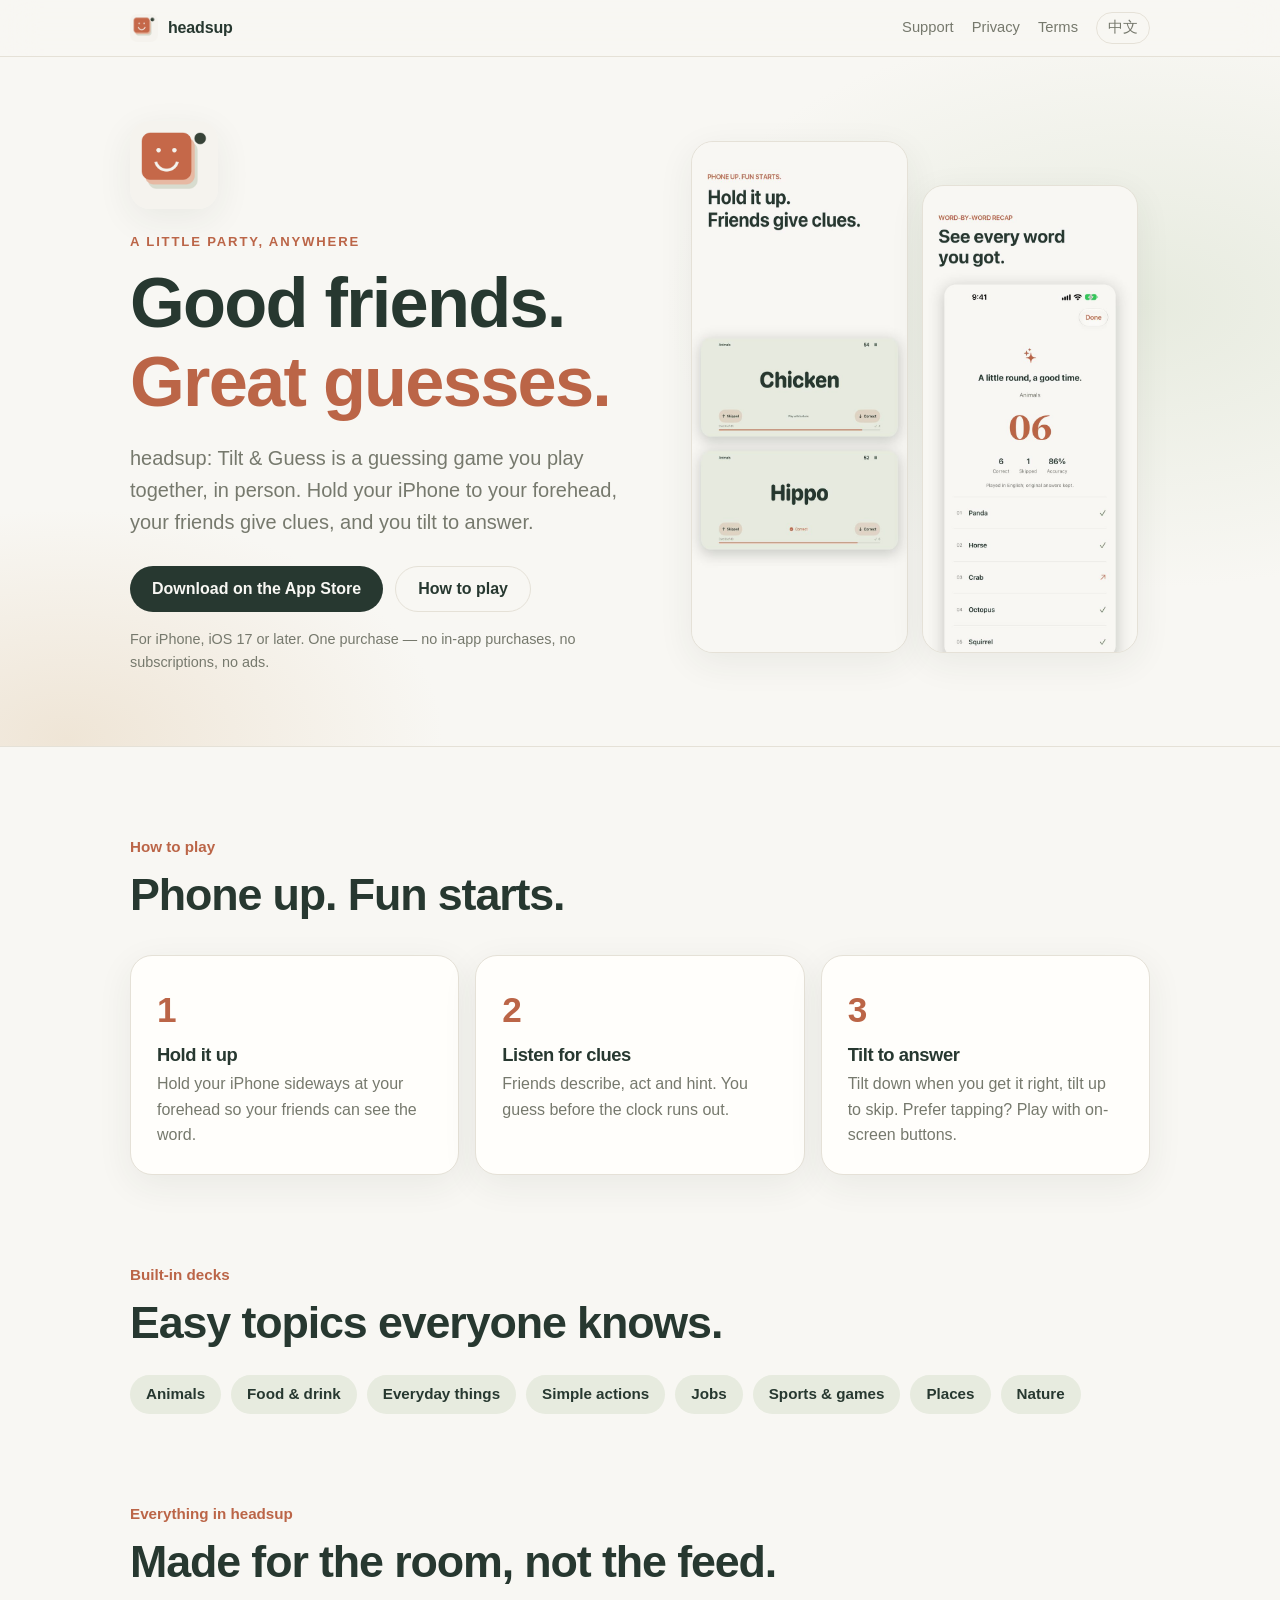
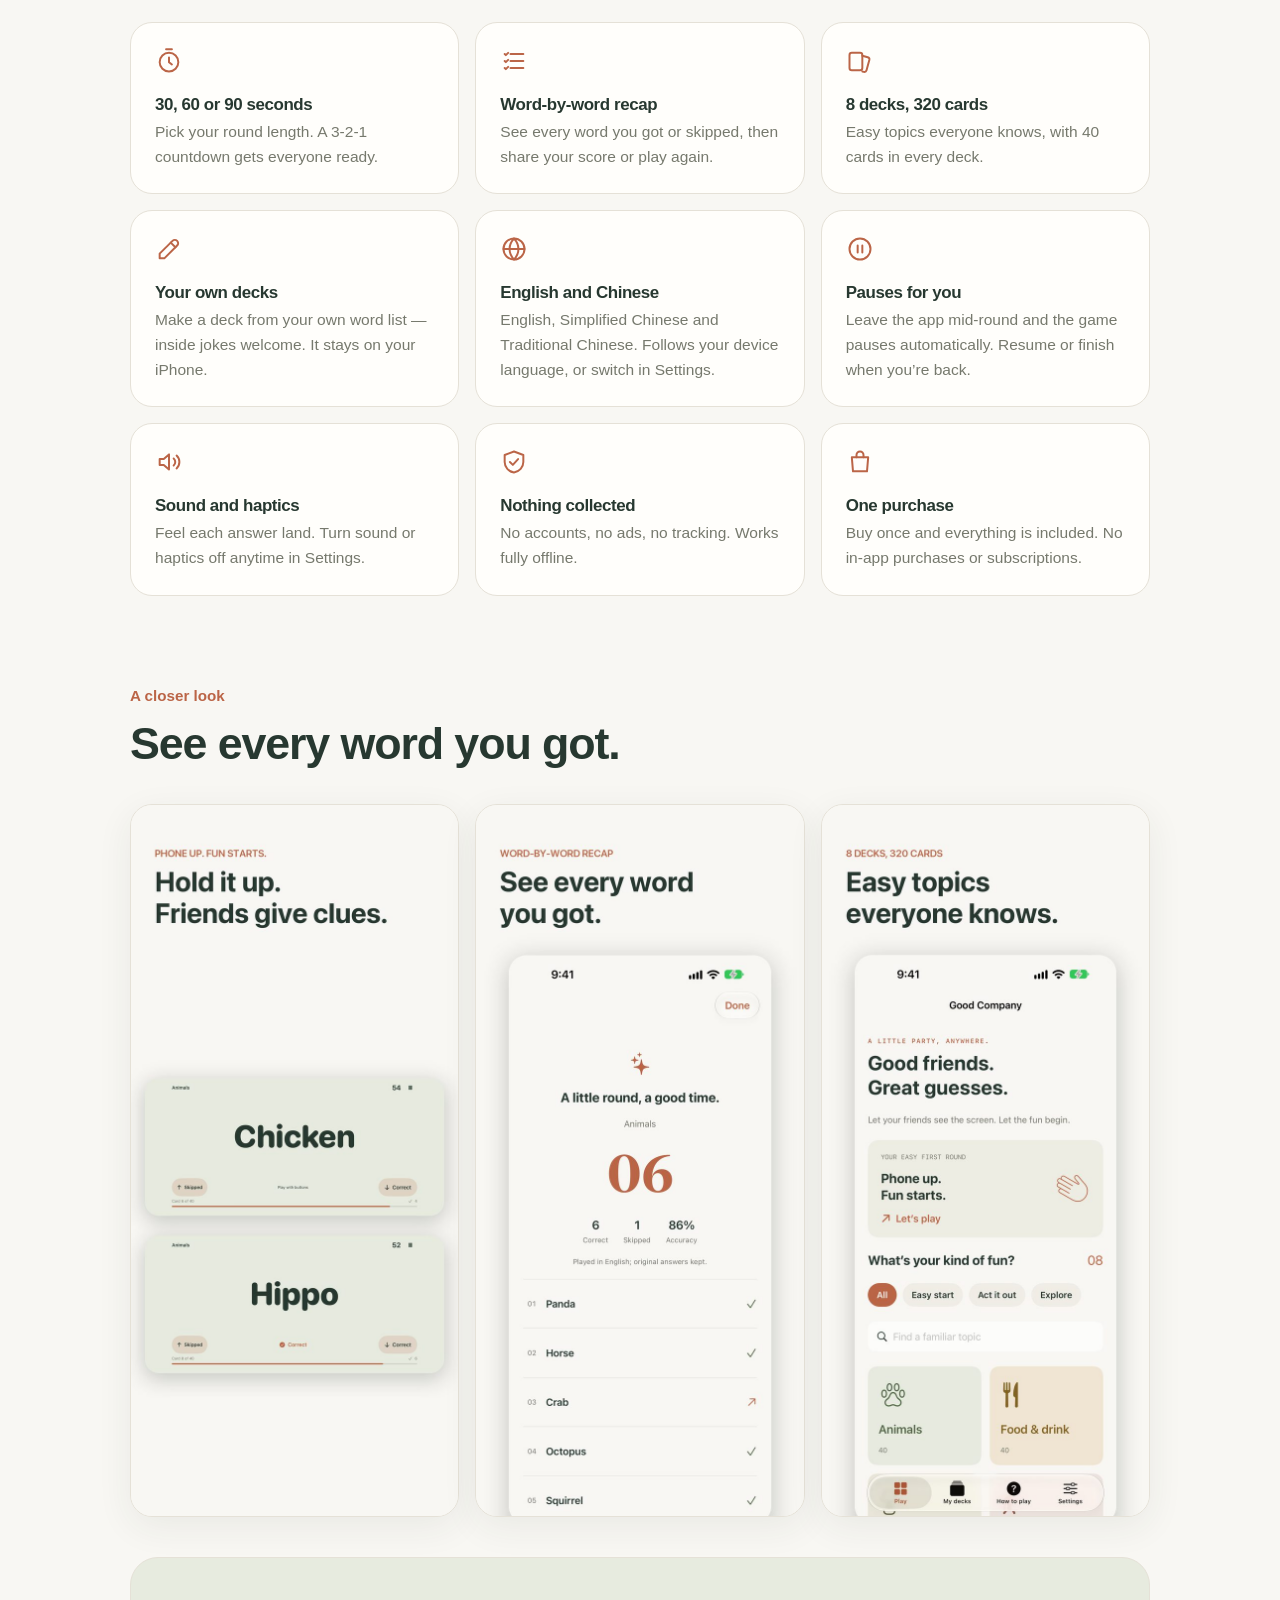
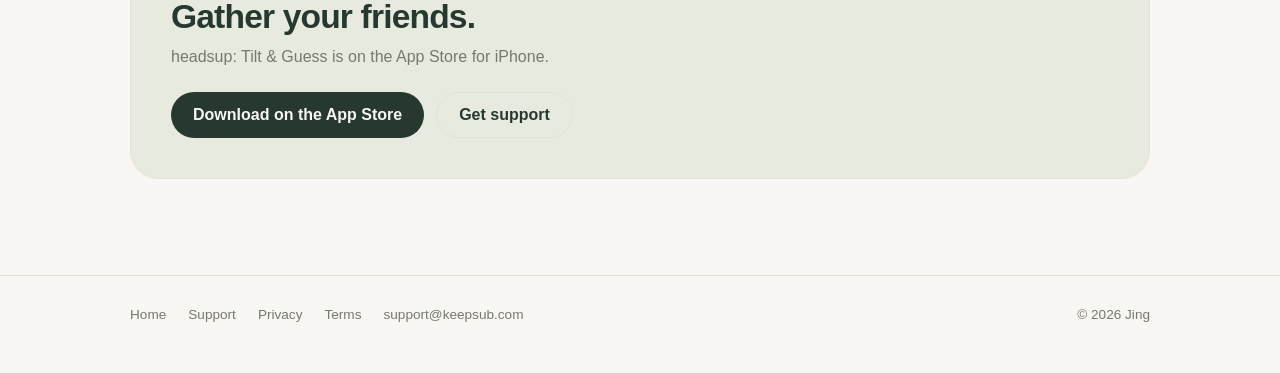
<file: index.html>
<!DOCTYPE html>
<html lang="en">
<head>
<meta charset="UTF-8">
<meta name="viewport" content="width=device-width, initial-scale=1">
<title>headsup: Tilt &amp; Guess — Good friends. Great guesses.</title>
<meta name="description" content="A guessing game you play together in person. Hold your iPhone to your forehead, friends give clues, tilt to answer. 8 decks, custom decks, no ads.">
<meta name="theme-color" content="#f8f7f3" media="(prefers-color-scheme: light)">
<meta name="theme-color" content="#18201c" media="(prefers-color-scheme: dark)">
<meta property="og:type" content="website">
<meta property="og:title" content="headsup: Tilt &amp; Guess — Good friends. Great guesses.">
<meta property="og:description" content="A guessing game you play together in person. Hold your iPhone to your forehead, friends give clues, tilt to answer. 8 decks, custom decks, no ads.">
<meta property="og:url" content="https://zergcsda.github.io/headsup-docs/index.html">
<meta property="og:image" content="https://zergcsda.github.io/headsup-docs/app-icon.png">
<link rel="alternate" hreflang="en" href="https://zergcsda.github.io/headsup-docs/index.html">
<link rel="alternate" hreflang="zh-Hans" href="https://zergcsda.github.io/headsup-docs/index_zh.html">
<link rel="icon" href="app-icon.png">
<link rel="apple-touch-icon" href="app-icon.png">
<link rel="stylesheet" href="style.css">
</head>
<body>
<nav class="top"><div class="wrap">
<a class="brand" href="index.html"><img src="app-icon.png" alt="">headsup</a>
<div class="links"><a href="support.html">Support</a><a href="privacy.html">Privacy</a><a href="terms.html" class="hide-s">Terms</a><a class="lang" href="index_zh.html" lang="zh-Hans">中文</a></div>
</div></nav>
<header class="hero"><div class="wrap">
<div><img class="icon" src="app-icon.png" alt="headsup app icon" width="88" height="88"><p class="kicker">A little party, anywhere</p><h1>Good friends.<br><span class="accent">Great guesses.</span></h1><p class="lead">headsup: Tilt &amp; Guess is a guessing game you play together, in person. Hold your iPhone to your forehead, your friends give clues, and you tilt to answer.</p><div class="actions"><!-- TODO: replace https://apps.apple.com/ with the real headsup App Store URL after approval --><a class="btn primary" href="https://apps.apple.com/">Download on the App Store</a><a class="btn ghost" href="#how">How to play</a></div><p class="avail">For iPhone, iOS 17 or later. One purchase — no in-app purchases, no subscriptions, no ads.</p></div>
<div class="shots"><img src="media/screen-01.jpg" alt="A card showing the word Chicken during a round" width="660" height="1434" loading="eager"><img src="media/screen-02.jpg" alt="Round recap listing every word" width="660" height="1434" loading="eager"></div>
</div></header>
<main class="wrap">
<section class="block" id="how"><div class="eyebrow">How to play</div><h2>Phone up. Fun starts.</h2><div class="steps"><div class="step"><b>1</b><h3>Hold it up</h3><p>Hold your iPhone sideways at your forehead so your friends can see the word.</p></div><div class="step"><b>2</b><h3>Listen for clues</h3><p>Friends describe, act and hint. You guess before the clock runs out.</p></div><div class="step"><b>3</b><h3>Tilt to answer</h3><p>Tilt down when you get it right, tilt up to skip. Prefer tapping? Play with on-screen buttons.</p></div></div></section>
<section class="block"><div class="eyebrow">Built-in decks</div><h2>Easy topics everyone knows.</h2><ul class="decks"><li>Animals</li><li>Food &amp; drink</li><li>Everyday things</li><li>Simple actions</li><li>Jobs</li><li>Sports &amp; games</li><li>Places</li><li>Nature</li></ul></section>
<section class="block"><div class="eyebrow">Everything in headsup</div><h2>Made for the room, not the feed.</h2><div class="grid"><div class="feat"><svg class="ic" width="28" height="28" viewBox="0 0 24 24" fill="none" stroke="currentColor" stroke-width="1.7" stroke-linecap="round" stroke-linejoin="round" aria-hidden="true"><circle cx="12" cy="13" r="8"/><path d="M12 9v4l2.5 2M9.5 2h5"/></svg><h3>30, 60 or 90 seconds</h3><p>Pick your round length. A 3-2-1 countdown gets everyone ready.</p></div><div class="feat"><svg class="ic" width="28" height="28" viewBox="0 0 24 24" fill="none" stroke="currentColor" stroke-width="1.7" stroke-linecap="round" stroke-linejoin="round" aria-hidden="true"><path d="M9 6h11M9 12h11M9 18h11"/><path d="M4 6l1 1 2-2M4 12l1 1 2-2M4 18l1 1 2-2"/></svg><h3>Word-by-word recap</h3><p>See every word you got or skipped, then share your score or play again.</p></div><div class="feat"><svg class="ic" width="28" height="28" viewBox="0 0 24 24" fill="none" stroke="currentColor" stroke-width="1.7" stroke-linecap="round" stroke-linejoin="round" aria-hidden="true"><rect x="3" y="5" width="11" height="15" rx="2"/><path d="M14 7.5l4.6 1.3a2 2 0 0 1 1.4 2.4l-2.4 8.7a2 2 0 0 1-2.4 1.4l-1.2-.3"/></svg><h3>8 decks, 320 cards</h3><p>Easy topics everyone knows, with 40 cards in every deck.</p></div><div class="feat"><svg class="ic" width="28" height="28" viewBox="0 0 24 24" fill="none" stroke="currentColor" stroke-width="1.7" stroke-linecap="round" stroke-linejoin="round" aria-hidden="true"><path d="M4 20h4L19 9a2.8 2.8 0 0 0-4-4L4 16z"/><path d="M13.5 6.5l4 4"/></svg><h3>Your own decks</h3><p>Make a deck from your own word list — inside jokes welcome. It stays on your iPhone.</p></div><div class="feat"><svg class="ic" width="28" height="28" viewBox="0 0 24 24" fill="none" stroke="currentColor" stroke-width="1.7" stroke-linecap="round" stroke-linejoin="round" aria-hidden="true"><circle cx="12" cy="12" r="9"/><path d="M3 12h18M12 3c2.5 2.7 3.8 5.7 3.8 9s-1.3 6.3-3.8 9c-2.5-2.7-3.8-5.7-3.8-9S9.5 5.7 12 3z"/></svg><h3>English and Chinese</h3><p>English, Simplified Chinese and Traditional Chinese. Follows your device language, or switch in Settings.</p></div><div class="feat"><svg class="ic" width="28" height="28" viewBox="0 0 24 24" fill="none" stroke="currentColor" stroke-width="1.7" stroke-linecap="round" stroke-linejoin="round" aria-hidden="true"><circle cx="12" cy="12" r="9"/><path d="M10 9v6M14 9v6"/></svg><h3>Pauses for you</h3><p>Leave the app mid-round and the game pauses automatically. Resume or finish when you’re back.</p></div><div class="feat"><svg class="ic" width="28" height="28" viewBox="0 0 24 24" fill="none" stroke="currentColor" stroke-width="1.7" stroke-linecap="round" stroke-linejoin="round" aria-hidden="true"><path d="M4 9.5h3.5L12 5.5v13l-4.5-4H4z"/><path d="M16 9a4 4 0 0 1 0 6M18.5 6.5a7.5 7.5 0 0 1 0 11"/></svg><h3>Sound and haptics</h3><p>Feel each answer land. Turn sound or haptics off anytime in Settings.</p></div><div class="feat"><svg class="ic" width="28" height="28" viewBox="0 0 24 24" fill="none" stroke="currentColor" stroke-width="1.7" stroke-linecap="round" stroke-linejoin="round" aria-hidden="true"><path d="M12 3l8 3v6c0 4.5-3.4 8.3-8 9-4.6-.7-8-4.5-8-9V6z"/><path d="M8.5 12l2.5 2.5 4.5-5"/></svg><h3>Nothing collected</h3><p>No accounts, no ads, no tracking. Works fully offline.</p></div><div class="feat"><svg class="ic" width="28" height="28" viewBox="0 0 24 24" fill="none" stroke="currentColor" stroke-width="1.7" stroke-linecap="round" stroke-linejoin="round" aria-hidden="true"><path d="M5 8h14l-1 12H6z"/><path d="M9 8V6a3 3 0 0 1 6 0v2"/></svg><h3>One purchase</h3><p>Buy once and everything is included. No in-app purchases or subscriptions.</p></div></div></section>
<section class="block"><div class="eyebrow">A closer look</div><h2>See every word you got.</h2><div class="gallery"><img src="media/screen-01.jpg" alt="A card showing the word Chicken during a round" width="660" height="1434" loading="lazy"><img src="media/screen-02.jpg" alt="Round recap listing every word" width="660" height="1434" loading="lazy"><img src="media/screen-03.jpg" alt="Home screen with deck categories" width="660" height="1434" loading="lazy"></div><div class="cta"><h3>Gather your friends.</h3><p>headsup: Tilt &amp; Guess is on the App Store for iPhone.</p><div class="actions"><!-- TODO: replace https://apps.apple.com/ with the real headsup App Store URL after approval --><a class="btn primary" href="https://apps.apple.com/">Download on the App Store</a><a class="btn ghost" href="support.html">Get support</a></div></div></section>
</main>
<footer><div class="wrap"><a href="index.html">Home</a><a href="support.html">Support</a><a href="privacy.html">Privacy</a><a href="terms.html">Terms</a><a href="mailto:support@keepsub.com">support@keepsub.com</a><span class="sp">© 2026 Jing</span></div></footer>
</body>
</html>
</file>
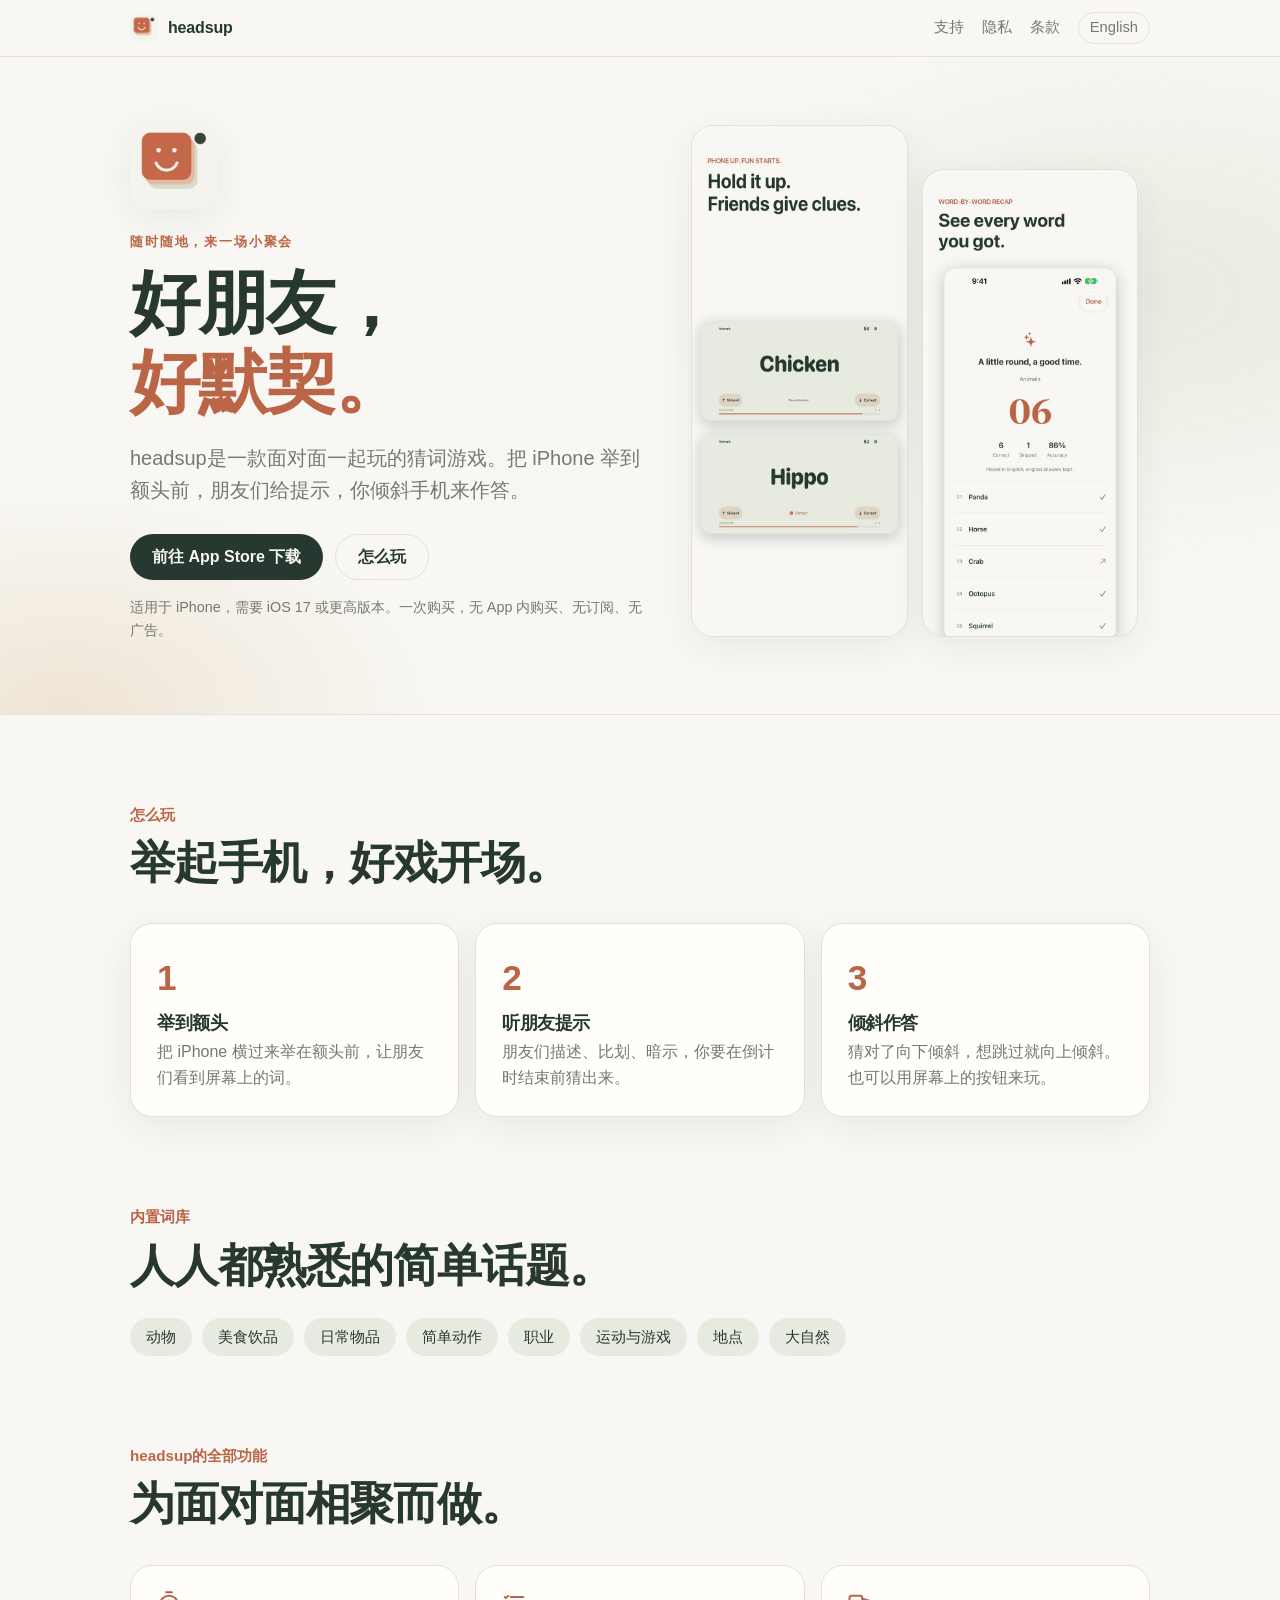
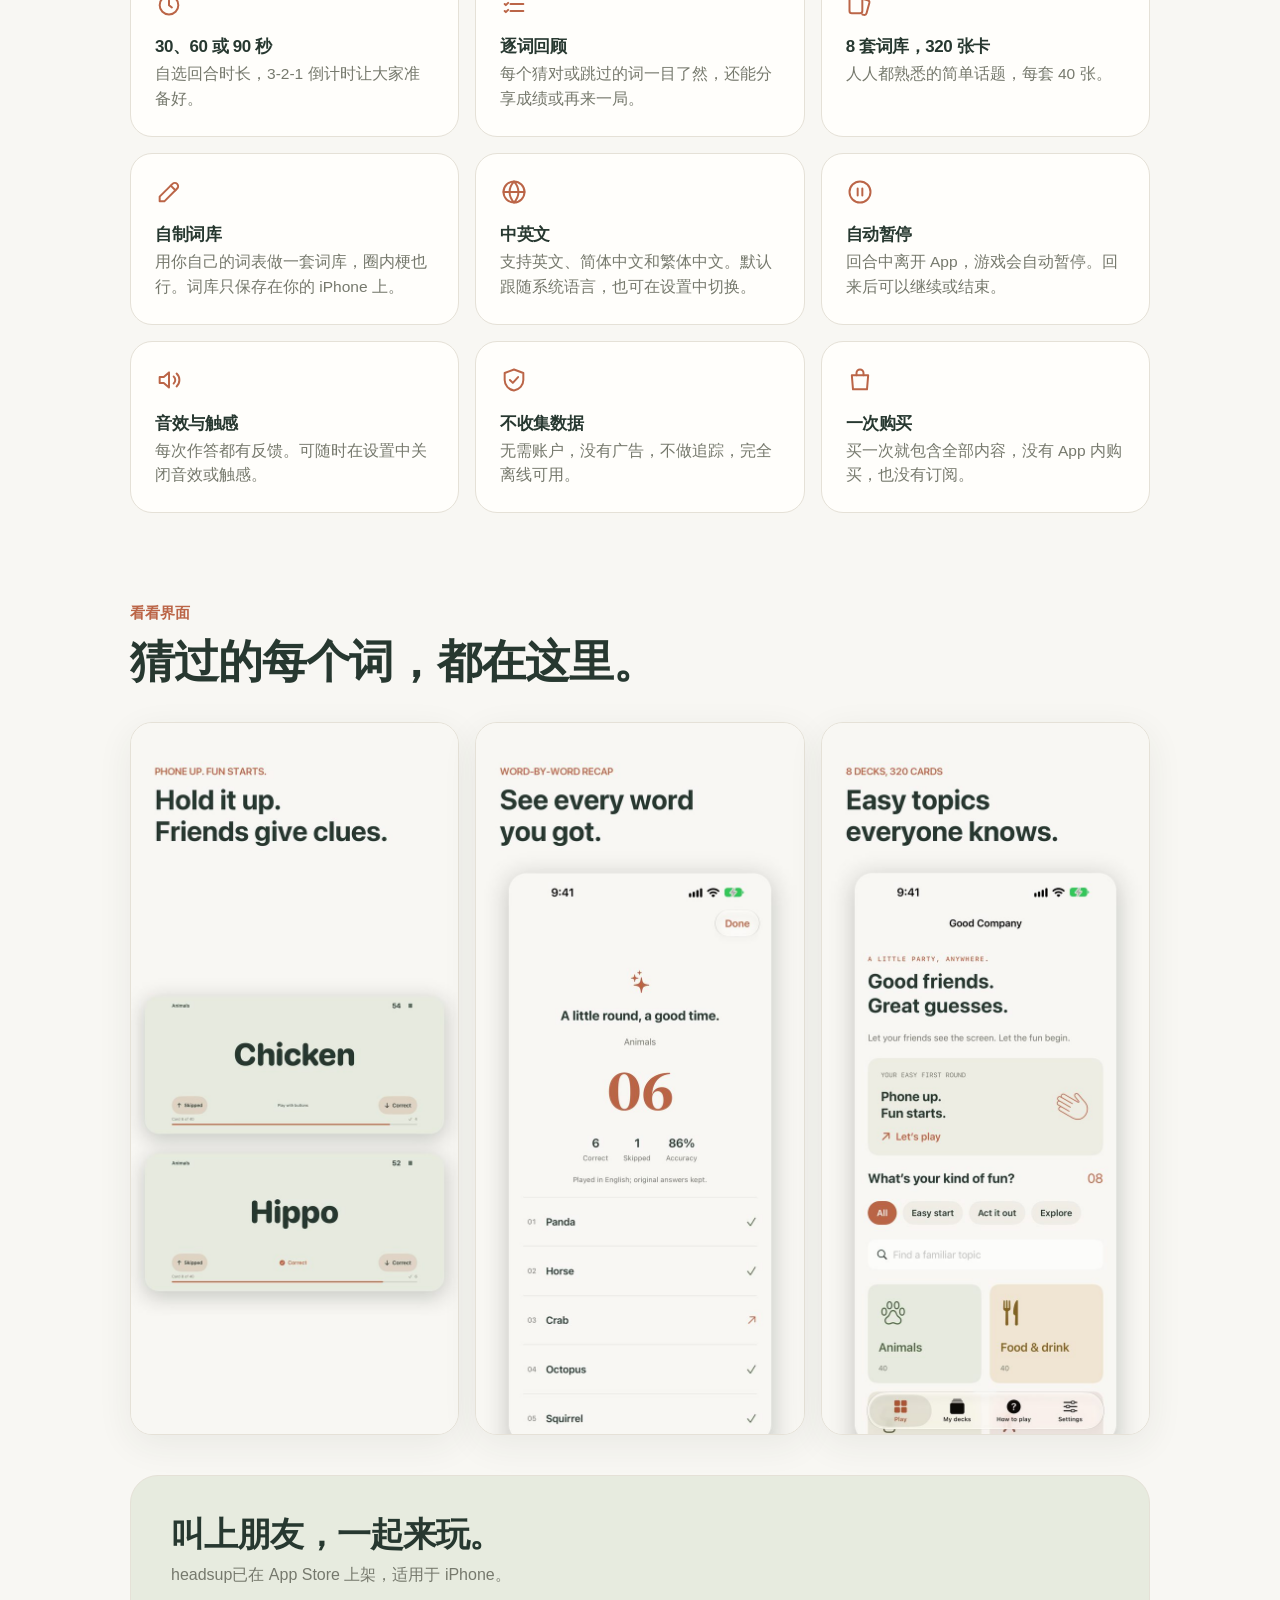
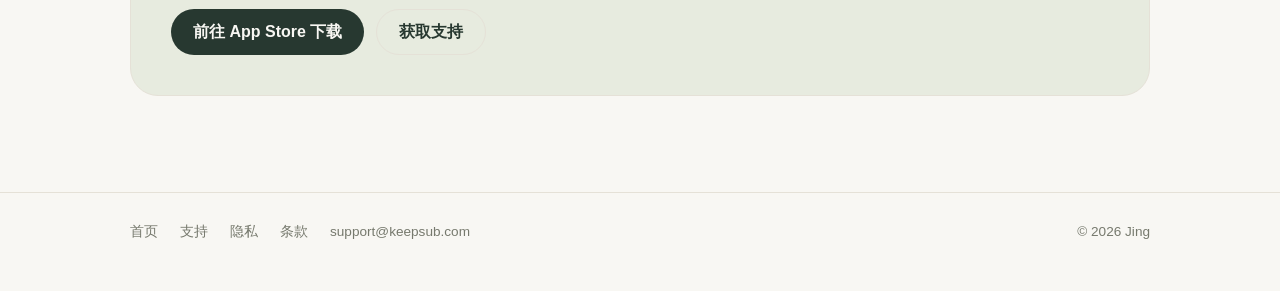
<file: index_zh.html>
<!DOCTYPE html>
<html lang="zh-Hans">
<head>
<meta charset="UTF-8">
<meta name="viewport" content="width=device-width, initial-scale=1">
<title>headsup — 好朋友，好默契</title>
<meta name="description" content="面对面一起玩的猜词游戏。把 iPhone 举到额头前，朋友给提示，倾斜作答。8 套词库，可自制词库，无广告。">
<meta name="theme-color" content="#f8f7f3" media="(prefers-color-scheme: light)">
<meta name="theme-color" content="#18201c" media="(prefers-color-scheme: dark)">
<meta property="og:type" content="website">
<meta property="og:title" content="headsup — 好朋友，好默契">
<meta property="og:description" content="面对面一起玩的猜词游戏。把 iPhone 举到额头前，朋友给提示，倾斜作答。8 套词库，可自制词库，无广告。">
<meta property="og:url" content="https://zergcsda.github.io/headsup-docs/index_zh.html">
<meta property="og:image" content="https://zergcsda.github.io/headsup-docs/app-icon.png">
<link rel="alternate" hreflang="en" href="https://zergcsda.github.io/headsup-docs/index.html">
<link rel="alternate" hreflang="zh-Hans" href="https://zergcsda.github.io/headsup-docs/index_zh.html">
<link rel="icon" href="app-icon.png">
<link rel="apple-touch-icon" href="app-icon.png">
<link rel="stylesheet" href="style.css">
</head>
<body>
<nav class="top"><div class="wrap">
<a class="brand" href="index_zh.html"><img src="app-icon.png" alt="">headsup</a>
<div class="links"><a href="support_zh.html">支持</a><a href="privacy_zh.html">隐私</a><a href="terms_zh.html" class="hide-s">条款</a><a class="lang" href="index.html" lang="en">English</a></div>
</div></nav>
<header class="hero"><div class="wrap">
<div><img class="icon" src="app-icon.png" alt="headsup App 图标" width="88" height="88"><p class="kicker">随时随地，来一场小聚会</p><h1>好朋友，<br><span class="accent">好默契。</span></h1><p class="lead">headsup是一款面对面一起玩的猜词游戏。把 iPhone 举到额头前，朋友们给提示，你倾斜手机来作答。</p><div class="actions"><!-- TODO: replace https://apps.apple.com/ with the real headsup App Store URL after approval --><a class="btn primary" href="https://apps.apple.com/">前往 App Store 下载</a><a class="btn ghost" href="#how">怎么玩</a></div><p class="avail">适用于 iPhone，需要 iOS 17 或更高版本。一次购买，无 App 内购买、无订阅、无广告。</p></div>
<div class="shots"><img src="media/screen-01.jpg" alt="回合中显示单词卡片" width="660" height="1434" loading="eager"><img src="media/screen-02.jpg" alt="逐词回顾本回合的每个单词" width="660" height="1434" loading="eager"></div>
</div></header>
<main class="wrap">
<section class="block" id="how"><div class="eyebrow">怎么玩</div><h2>举起手机，好戏开场。</h2><div class="steps"><div class="step"><b>1</b><h3>举到额头</h3><p>把 iPhone 横过来举在额头前，让朋友们看到屏幕上的词。</p></div><div class="step"><b>2</b><h3>听朋友提示</h3><p>朋友们描述、比划、暗示，你要在倒计时结束前猜出来。</p></div><div class="step"><b>3</b><h3>倾斜作答</h3><p>猜对了向下倾斜，想跳过就向上倾斜。也可以用屏幕上的按钮来玩。</p></div></div></section>
<section class="block"><div class="eyebrow">内置词库</div><h2>人人都熟悉的简单话题。</h2><ul class="decks"><li>动物</li><li>美食饮品</li><li>日常物品</li><li>简单动作</li><li>职业</li><li>运动与游戏</li><li>地点</li><li>大自然</li></ul></section>
<section class="block"><div class="eyebrow">headsup的全部功能</div><h2>为面对面相聚而做。</h2><div class="grid"><div class="feat"><svg class="ic" width="28" height="28" viewBox="0 0 24 24" fill="none" stroke="currentColor" stroke-width="1.7" stroke-linecap="round" stroke-linejoin="round" aria-hidden="true"><circle cx="12" cy="13" r="8"/><path d="M12 9v4l2.5 2M9.5 2h5"/></svg><h3>30、60 或 90 秒</h3><p>自选回合时长，3-2-1 倒计时让大家准备好。</p></div><div class="feat"><svg class="ic" width="28" height="28" viewBox="0 0 24 24" fill="none" stroke="currentColor" stroke-width="1.7" stroke-linecap="round" stroke-linejoin="round" aria-hidden="true"><path d="M9 6h11M9 12h11M9 18h11"/><path d="M4 6l1 1 2-2M4 12l1 1 2-2M4 18l1 1 2-2"/></svg><h3>逐词回顾</h3><p>每个猜对或跳过的词一目了然，还能分享成绩或再来一局。</p></div><div class="feat"><svg class="ic" width="28" height="28" viewBox="0 0 24 24" fill="none" stroke="currentColor" stroke-width="1.7" stroke-linecap="round" stroke-linejoin="round" aria-hidden="true"><rect x="3" y="5" width="11" height="15" rx="2"/><path d="M14 7.5l4.6 1.3a2 2 0 0 1 1.4 2.4l-2.4 8.7a2 2 0 0 1-2.4 1.4l-1.2-.3"/></svg><h3>8 套词库，320 张卡</h3><p>人人都熟悉的简单话题，每套 40 张。</p></div><div class="feat"><svg class="ic" width="28" height="28" viewBox="0 0 24 24" fill="none" stroke="currentColor" stroke-width="1.7" stroke-linecap="round" stroke-linejoin="round" aria-hidden="true"><path d="M4 20h4L19 9a2.8 2.8 0 0 0-4-4L4 16z"/><path d="M13.5 6.5l4 4"/></svg><h3>自制词库</h3><p>用你自己的词表做一套词库，圈内梗也行。词库只保存在你的 iPhone 上。</p></div><div class="feat"><svg class="ic" width="28" height="28" viewBox="0 0 24 24" fill="none" stroke="currentColor" stroke-width="1.7" stroke-linecap="round" stroke-linejoin="round" aria-hidden="true"><circle cx="12" cy="12" r="9"/><path d="M3 12h18M12 3c2.5 2.7 3.8 5.7 3.8 9s-1.3 6.3-3.8 9c-2.5-2.7-3.8-5.7-3.8-9S9.5 5.7 12 3z"/></svg><h3>中英文</h3><p>支持英文、简体中文和繁体中文。默认跟随系统语言，也可在设置中切换。</p></div><div class="feat"><svg class="ic" width="28" height="28" viewBox="0 0 24 24" fill="none" stroke="currentColor" stroke-width="1.7" stroke-linecap="round" stroke-linejoin="round" aria-hidden="true"><circle cx="12" cy="12" r="9"/><path d="M10 9v6M14 9v6"/></svg><h3>自动暂停</h3><p>回合中离开 App，游戏会自动暂停。回来后可以继续或结束。</p></div><div class="feat"><svg class="ic" width="28" height="28" viewBox="0 0 24 24" fill="none" stroke="currentColor" stroke-width="1.7" stroke-linecap="round" stroke-linejoin="round" aria-hidden="true"><path d="M4 9.5h3.5L12 5.5v13l-4.5-4H4z"/><path d="M16 9a4 4 0 0 1 0 6M18.5 6.5a7.5 7.5 0 0 1 0 11"/></svg><h3>音效与触感</h3><p>每次作答都有反馈。可随时在设置中关闭音效或触感。</p></div><div class="feat"><svg class="ic" width="28" height="28" viewBox="0 0 24 24" fill="none" stroke="currentColor" stroke-width="1.7" stroke-linecap="round" stroke-linejoin="round" aria-hidden="true"><path d="M12 3l8 3v6c0 4.5-3.4 8.3-8 9-4.6-.7-8-4.5-8-9V6z"/><path d="M8.5 12l2.5 2.5 4.5-5"/></svg><h3>不收集数据</h3><p>无需账户，没有广告，不做追踪，完全离线可用。</p></div><div class="feat"><svg class="ic" width="28" height="28" viewBox="0 0 24 24" fill="none" stroke="currentColor" stroke-width="1.7" stroke-linecap="round" stroke-linejoin="round" aria-hidden="true"><path d="M5 8h14l-1 12H6z"/><path d="M9 8V6a3 3 0 0 1 6 0v2"/></svg><h3>一次购买</h3><p>买一次就包含全部内容，没有 App 内购买，也没有订阅。</p></div></div></section>
<section class="block"><div class="eyebrow">看看界面</div><h2>猜过的每个词，都在这里。</h2><div class="gallery"><img src="media/screen-01.jpg" alt="回合中显示单词卡片" width="660" height="1434" loading="lazy"><img src="media/screen-02.jpg" alt="逐词回顾本回合的每个单词" width="660" height="1434" loading="lazy"><img src="media/screen-03.jpg" alt="首页与词库分类" width="660" height="1434" loading="lazy"></div><div class="cta"><h3>叫上朋友，一起来玩。</h3><p>headsup已在 App Store 上架，适用于 iPhone。</p><div class="actions"><!-- TODO: replace https://apps.apple.com/ with the real headsup App Store URL after approval --><a class="btn primary" href="https://apps.apple.com/">前往 App Store 下载</a><a class="btn ghost" href="support_zh.html">获取支持</a></div></div></section>
</main>
<footer><div class="wrap"><a href="index_zh.html">首页</a><a href="support_zh.html">支持</a><a href="privacy_zh.html">隐私</a><a href="terms_zh.html">条款</a><a href="mailto:support@keepsub.com">support@keepsub.com</a><span class="sp">© 2026 Jing</span></div></footer>
</body>
</html>
</file>
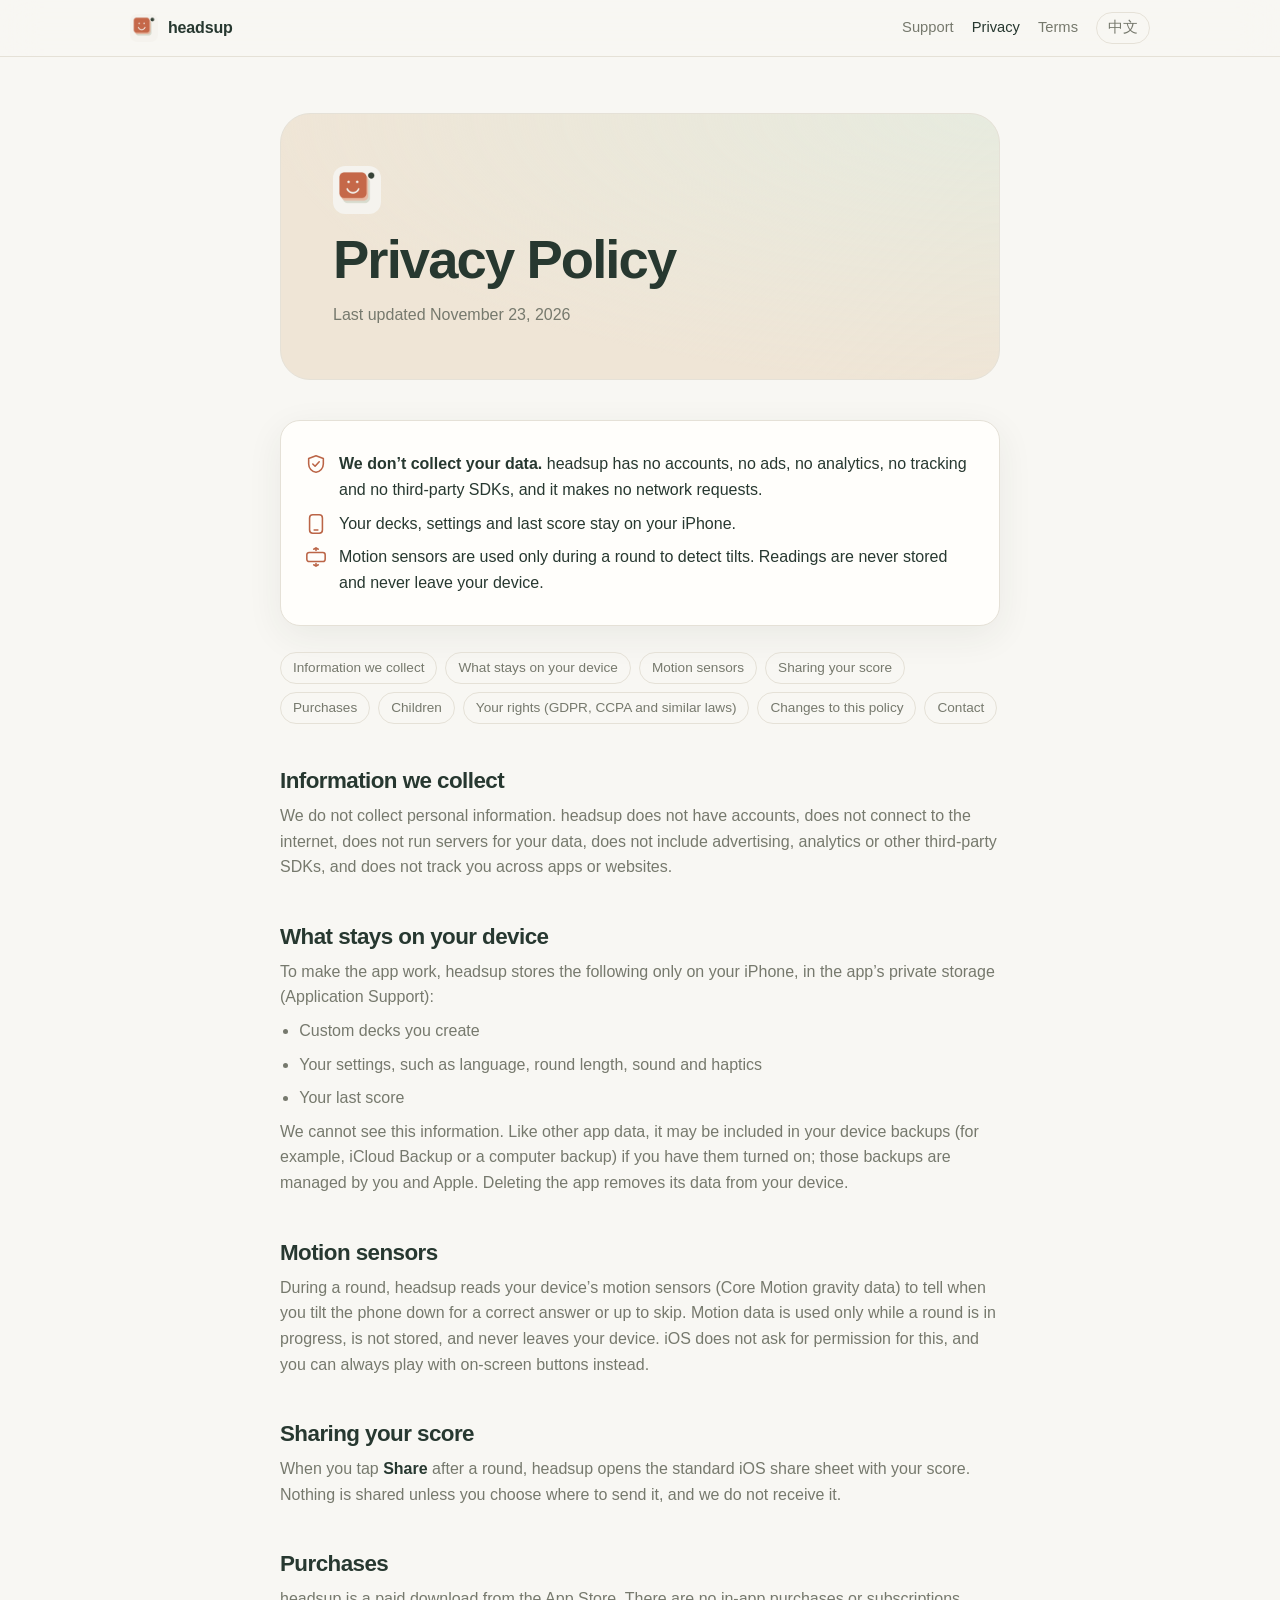
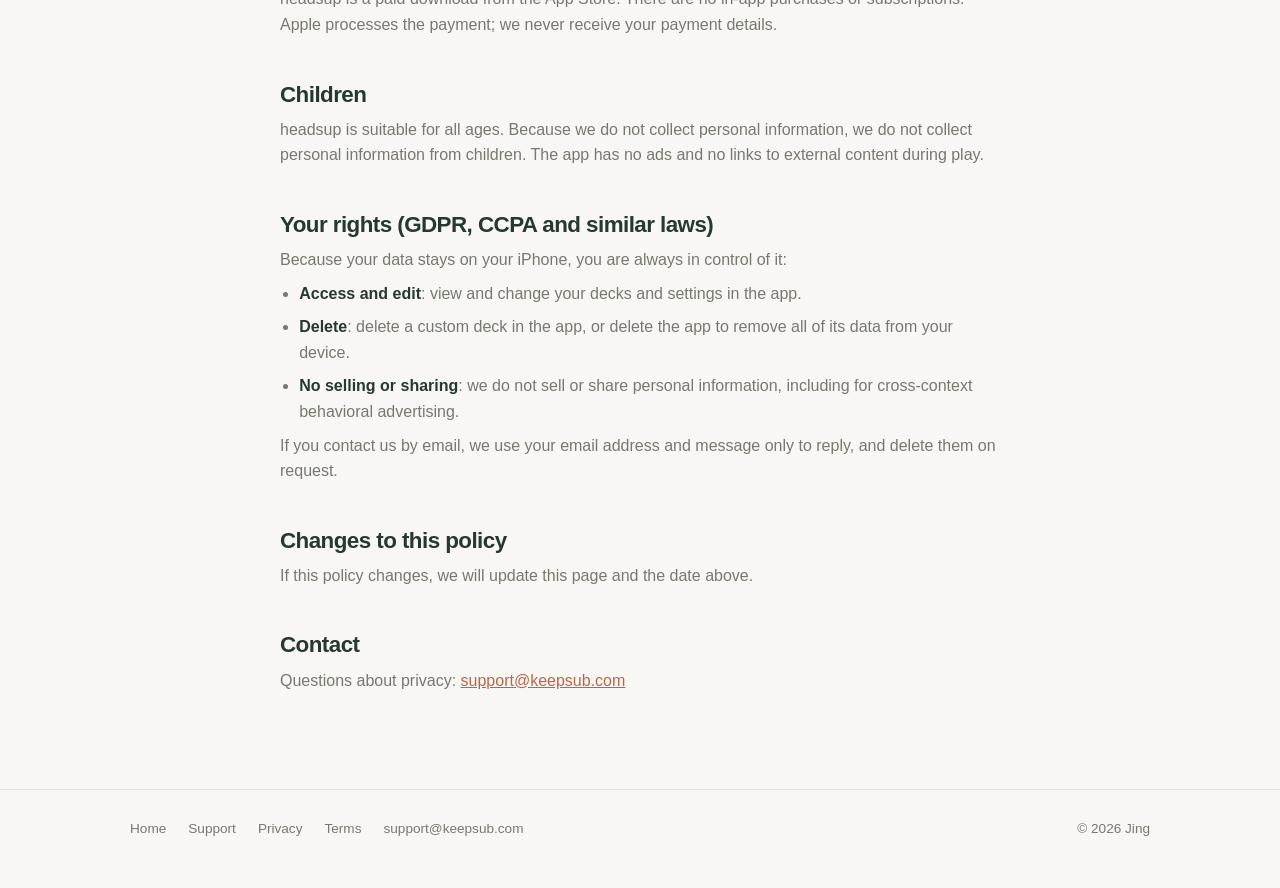
<file: privacy.html>
<!DOCTYPE html>
<html lang="en">
<head>
<meta charset="UTF-8">
<meta name="viewport" content="width=device-width, initial-scale=1">
<title>Privacy Policy — headsup</title>
<meta name="description" content="headsup privacy policy: we do not collect your data.">
<meta name="theme-color" content="#f8f7f3" media="(prefers-color-scheme: light)">
<meta name="theme-color" content="#18201c" media="(prefers-color-scheme: dark)">
<meta property="og:type" content="website">
<meta property="og:title" content="Privacy Policy — headsup">
<meta property="og:description" content="headsup privacy policy: we do not collect your data.">
<meta property="og:url" content="https://zergcsda.github.io/headsup-docs/privacy.html">
<meta property="og:image" content="https://zergcsda.github.io/headsup-docs/app-icon.png">
<link rel="alternate" hreflang="en" href="https://zergcsda.github.io/headsup-docs/privacy.html">
<link rel="alternate" hreflang="zh-Hans" href="https://zergcsda.github.io/headsup-docs/privacy_zh.html">
<link rel="icon" href="app-icon.png">
<link rel="apple-touch-icon" href="app-icon.png">
<link rel="stylesheet" href="style.css">
<link rel="stylesheet" href="documents.css?v=1">
</head>
<body class="product-document">
<nav class="top"><div class="wrap">
<a class="brand" href="index.html"><img src="app-icon.png" alt="">headsup</a>
<div class="links"><a href="support.html">Support</a><a href="privacy.html" class="on" aria-current="page">Privacy</a><a href="terms.html" class="hide-s">Terms</a><a class="lang" href="privacy_zh.html" lang="zh-Hans">中文</a></div>
</div></nav>
<main class="wrap narrow doc">
<div class="document-hero"><img src="app-icon.png" alt="" width="48" height="48"><h1>Privacy Policy</h1><p class="date">Last updated November 23, 2026</p></div>
<div class="summary"><div class="row"><svg class="ic" width="22" height="22" viewBox="0 0 24 24" fill="none" stroke="currentColor" stroke-width="1.7" stroke-linecap="round" stroke-linejoin="round" aria-hidden="true"><path d="M12 3l8 3v6c0 4.5-3.4 8.3-8 9-4.6-.7-8-4.5-8-9V6z"/><path d="M8.5 12l2.5 2.5 4.5-5"/></svg><div><strong>We don’t collect your data.</strong> headsup has no accounts, no ads, no analytics, no tracking and no third-party SDKs, and it makes no network requests.</div></div><div class="row"><svg class="ic" width="22" height="22" viewBox="0 0 24 24" fill="none" stroke="currentColor" stroke-width="1.7" stroke-linecap="round" stroke-linejoin="round" aria-hidden="true"><rect x="5" y="2" width="14" height="20" rx="3.5"/><path d="M10 18.5h4"/></svg><div>Your decks, settings and last score stay on your iPhone.</div></div><div class="row"><svg class="ic" width="22" height="22" viewBox="0 0 24 24" fill="none" stroke="currentColor" stroke-width="1.7" stroke-linecap="round" stroke-linejoin="round" aria-hidden="true"><rect x="2" y="7" width="20" height="10" rx="2.5"/><path d="M12 2v3M12 19v3M9.5 3.5L12 2l2.5 1.5M9.5 20.5L12 22l2.5-1.5"/></svg><div>Motion sensors are used only during a round to detect tilts. Readings are never stored and never leave your device.</div></div></div>
<div class="toc"><a href="#s1">Information we collect</a><a href="#s2">What stays on your device</a><a href="#s3">Motion sensors</a><a href="#s4">Sharing your score</a><a href="#s5">Purchases</a><a href="#s6">Children</a><a href="#s7">Your rights (GDPR, CCPA and similar laws)</a><a href="#s8">Changes to this policy</a><a href="#s9">Contact</a></div>
<h2 id="s1">Information we collect</h2><p>We do not collect personal information. headsup does not have accounts, does not connect to the internet, does not run servers for your data, does not include advertising, analytics or other third-party SDKs, and does not track you across apps or websites.</p><h2 id="s2">What stays on your device</h2><p>To make the app work, headsup stores the following only on your iPhone, in the app’s private storage (Application Support):</p><ul><li>Custom decks you create</li><li>Your settings, such as language, round length, sound and haptics</li><li>Your last score</li></ul><p>We cannot see this information. Like other app data, it may be included in your device backups (for example, iCloud Backup or a computer backup) if you have them turned on; those backups are managed by you and Apple. Deleting the app removes its data from your device.</p><h2 id="s3">Motion sensors</h2><p>During a round, headsup reads your device’s motion sensors (Core Motion gravity data) to tell when you tilt the phone down for a correct answer or up to skip. Motion data is used only while a round is in progress, is not stored, and never leaves your device. iOS does not ask for permission for this, and you can always play with on-screen buttons instead.</p><h2 id="s4">Sharing your score</h2><p>When you tap <strong>Share</strong> after a round, headsup opens the standard iOS share sheet with your score. Nothing is shared unless you choose where to send it, and we do not receive it.</p><h2 id="s5">Purchases</h2><p>headsup is a paid download from the App Store. There are no in-app purchases or subscriptions. Apple processes the payment; we never receive your payment details.</p><h2 id="s6">Children</h2><p>headsup is suitable for all ages. Because we do not collect personal information, we do not collect personal information from children. The app has no ads and no links to external content during play.</p><h2 id="s7">Your rights (GDPR, CCPA and similar laws)</h2><p>Because your data stays on your iPhone, you are always in control of it:</p><ul><li><strong>Access and edit</strong>: view and change your decks and settings in the app.</li><li><strong>Delete</strong>: delete a custom deck in the app, or delete the app to remove all of its data from your device.</li><li><strong>No selling or sharing</strong>: we do not sell or share personal information, including for cross-context behavioral advertising.</li></ul><p>If you contact us by email, we use your email address and message only to reply, and delete them on request.</p><h2 id="s8">Changes to this policy</h2><p>If this policy changes, we will update this page and the date above.</p><h2 id="s9">Contact</h2><p>Questions about privacy: <a href="mailto:support@keepsub.com">support@keepsub.com</a></p>
</main>
<footer><div class="wrap"><a href="index.html">Home</a><a href="support.html">Support</a><a href="privacy.html">Privacy</a><a href="terms.html">Terms</a><a href="mailto:support@keepsub.com">support@keepsub.com</a><span class="sp">© 2026 Jing</span></div></footer>
</body>
</html>
</file>
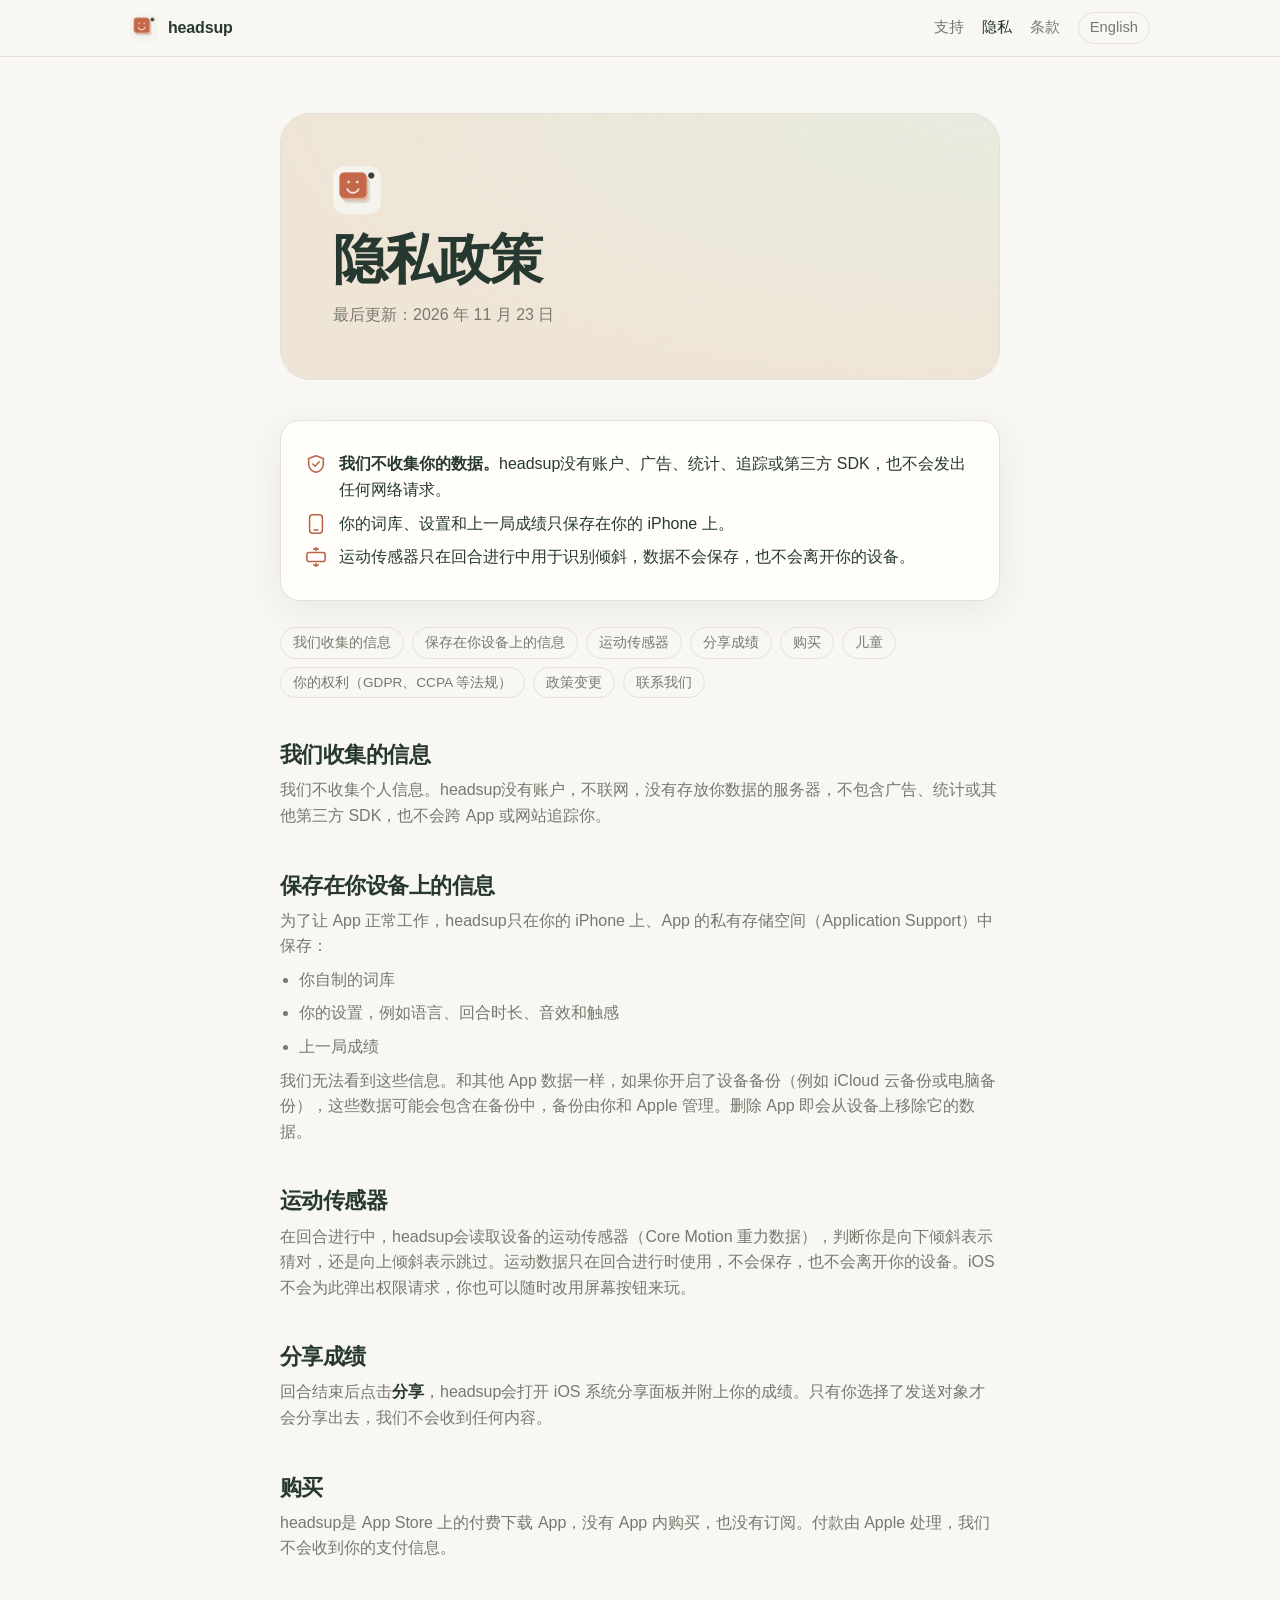
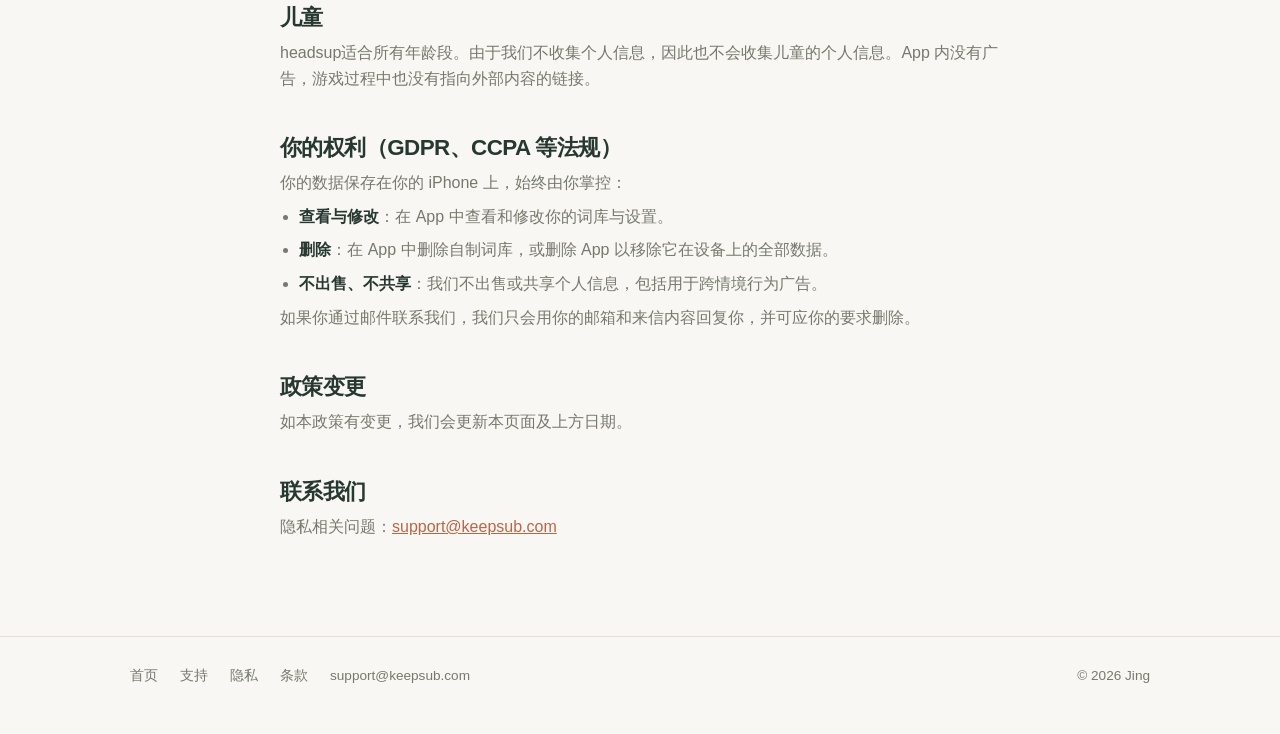
<file: privacy_zh.html>
<!DOCTYPE html>
<html lang="zh-Hans">
<head>
<meta charset="UTF-8">
<meta name="viewport" content="width=device-width, initial-scale=1">
<title>隐私政策 — headsup</title>
<meta name="description" content="headsup隐私政策：我们不收集你的数据。">
<meta name="theme-color" content="#f8f7f3" media="(prefers-color-scheme: light)">
<meta name="theme-color" content="#18201c" media="(prefers-color-scheme: dark)">
<meta property="og:type" content="website">
<meta property="og:title" content="隐私政策 — headsup">
<meta property="og:description" content="headsup隐私政策：我们不收集你的数据。">
<meta property="og:url" content="https://zergcsda.github.io/headsup-docs/privacy_zh.html">
<meta property="og:image" content="https://zergcsda.github.io/headsup-docs/app-icon.png">
<link rel="alternate" hreflang="en" href="https://zergcsda.github.io/headsup-docs/privacy.html">
<link rel="alternate" hreflang="zh-Hans" href="https://zergcsda.github.io/headsup-docs/privacy_zh.html">
<link rel="icon" href="app-icon.png">
<link rel="apple-touch-icon" href="app-icon.png">
<link rel="stylesheet" href="style.css">
<link rel="stylesheet" href="documents.css?v=1">
</head>
<body class="product-document">
<nav class="top"><div class="wrap">
<a class="brand" href="index_zh.html"><img src="app-icon.png" alt="">headsup</a>
<div class="links"><a href="support_zh.html">支持</a><a href="privacy_zh.html" class="on" aria-current="page">隐私</a><a href="terms_zh.html" class="hide-s">条款</a><a class="lang" href="privacy.html" lang="en">English</a></div>
</div></nav>
<main class="wrap narrow doc">
<div class="document-hero"><img src="app-icon.png" alt="" width="48" height="48"><h1>隐私政策</h1><p class="date">最后更新：2026 年 11 月 23 日</p></div>
<div class="summary"><div class="row"><svg class="ic" width="22" height="22" viewBox="0 0 24 24" fill="none" stroke="currentColor" stroke-width="1.7" stroke-linecap="round" stroke-linejoin="round" aria-hidden="true"><path d="M12 3l8 3v6c0 4.5-3.4 8.3-8 9-4.6-.7-8-4.5-8-9V6z"/><path d="M8.5 12l2.5 2.5 4.5-5"/></svg><div><strong>我们不收集你的数据。</strong>headsup没有账户、广告、统计、追踪或第三方 SDK，也不会发出任何网络请求。</div></div><div class="row"><svg class="ic" width="22" height="22" viewBox="0 0 24 24" fill="none" stroke="currentColor" stroke-width="1.7" stroke-linecap="round" stroke-linejoin="round" aria-hidden="true"><rect x="5" y="2" width="14" height="20" rx="3.5"/><path d="M10 18.5h4"/></svg><div>你的词库、设置和上一局成绩只保存在你的 iPhone 上。</div></div><div class="row"><svg class="ic" width="22" height="22" viewBox="0 0 24 24" fill="none" stroke="currentColor" stroke-width="1.7" stroke-linecap="round" stroke-linejoin="round" aria-hidden="true"><rect x="2" y="7" width="20" height="10" rx="2.5"/><path d="M12 2v3M12 19v3M9.5 3.5L12 2l2.5 1.5M9.5 20.5L12 22l2.5-1.5"/></svg><div>运动传感器只在回合进行中用于识别倾斜，数据不会保存，也不会离开你的设备。</div></div></div>
<div class="toc"><a href="#s1">我们收集的信息</a><a href="#s2">保存在你设备上的信息</a><a href="#s3">运动传感器</a><a href="#s4">分享成绩</a><a href="#s5">购买</a><a href="#s6">儿童</a><a href="#s7">你的权利（GDPR、CCPA 等法规）</a><a href="#s8">政策变更</a><a href="#s9">联系我们</a></div>
<h2 id="s1">我们收集的信息</h2><p>我们不收集个人信息。headsup没有账户，不联网，没有存放你数据的服务器，不包含广告、统计或其他第三方 SDK，也不会跨 App 或网站追踪你。</p><h2 id="s2">保存在你设备上的信息</h2><p>为了让 App 正常工作，headsup只在你的 iPhone 上、App 的私有存储空间（Application Support）中保存：</p><ul><li>你自制的词库</li><li>你的设置，例如语言、回合时长、音效和触感</li><li>上一局成绩</li></ul><p>我们无法看到这些信息。和其他 App 数据一样，如果你开启了设备备份（例如 iCloud 云备份或电脑备份），这些数据可能会包含在备份中，备份由你和 Apple 管理。删除 App 即会从设备上移除它的数据。</p><h2 id="s3">运动传感器</h2><p>在回合进行中，headsup会读取设备的运动传感器（Core Motion 重力数据），判断你是向下倾斜表示猜对，还是向上倾斜表示跳过。运动数据只在回合进行时使用，不会保存，也不会离开你的设备。iOS 不会为此弹出权限请求，你也可以随时改用屏幕按钮来玩。</p><h2 id="s4">分享成绩</h2><p>回合结束后点击<strong>分享</strong>，headsup会打开 iOS 系统分享面板并附上你的成绩。只有你选择了发送对象才会分享出去，我们不会收到任何内容。</p><h2 id="s5">购买</h2><p>headsup是 App Store 上的付费下载 App，没有 App 内购买，也没有订阅。付款由 Apple 处理，我们不会收到你的支付信息。</p><h2 id="s6">儿童</h2><p>headsup适合所有年龄段。由于我们不收集个人信息，因此也不会收集儿童的个人信息。App 内没有广告，游戏过程中也没有指向外部内容的链接。</p><h2 id="s7">你的权利（GDPR、CCPA 等法规）</h2><p>你的数据保存在你的 iPhone 上，始终由你掌控：</p><ul><li><strong>查看与修改</strong>：在 App 中查看和修改你的词库与设置。</li><li><strong>删除</strong>：在 App 中删除自制词库，或删除 App 以移除它在设备上的全部数据。</li><li><strong>不出售、不共享</strong>：我们不出售或共享个人信息，包括用于跨情境行为广告。</li></ul><p>如果你通过邮件联系我们，我们只会用你的邮箱和来信内容回复你，并可应你的要求删除。</p><h2 id="s8">政策变更</h2><p>如本政策有变更，我们会更新本页面及上方日期。</p><h2 id="s9">联系我们</h2><p>隐私相关问题：<a href="mailto:support@keepsub.com">support@keepsub.com</a></p>
</main>
<footer><div class="wrap"><a href="index_zh.html">首页</a><a href="support_zh.html">支持</a><a href="privacy_zh.html">隐私</a><a href="terms_zh.html">条款</a><a href="mailto:support@keepsub.com">support@keepsub.com</a><span class="sp">© 2026 Jing</span></div></footer>
</body>
</html>
</file>
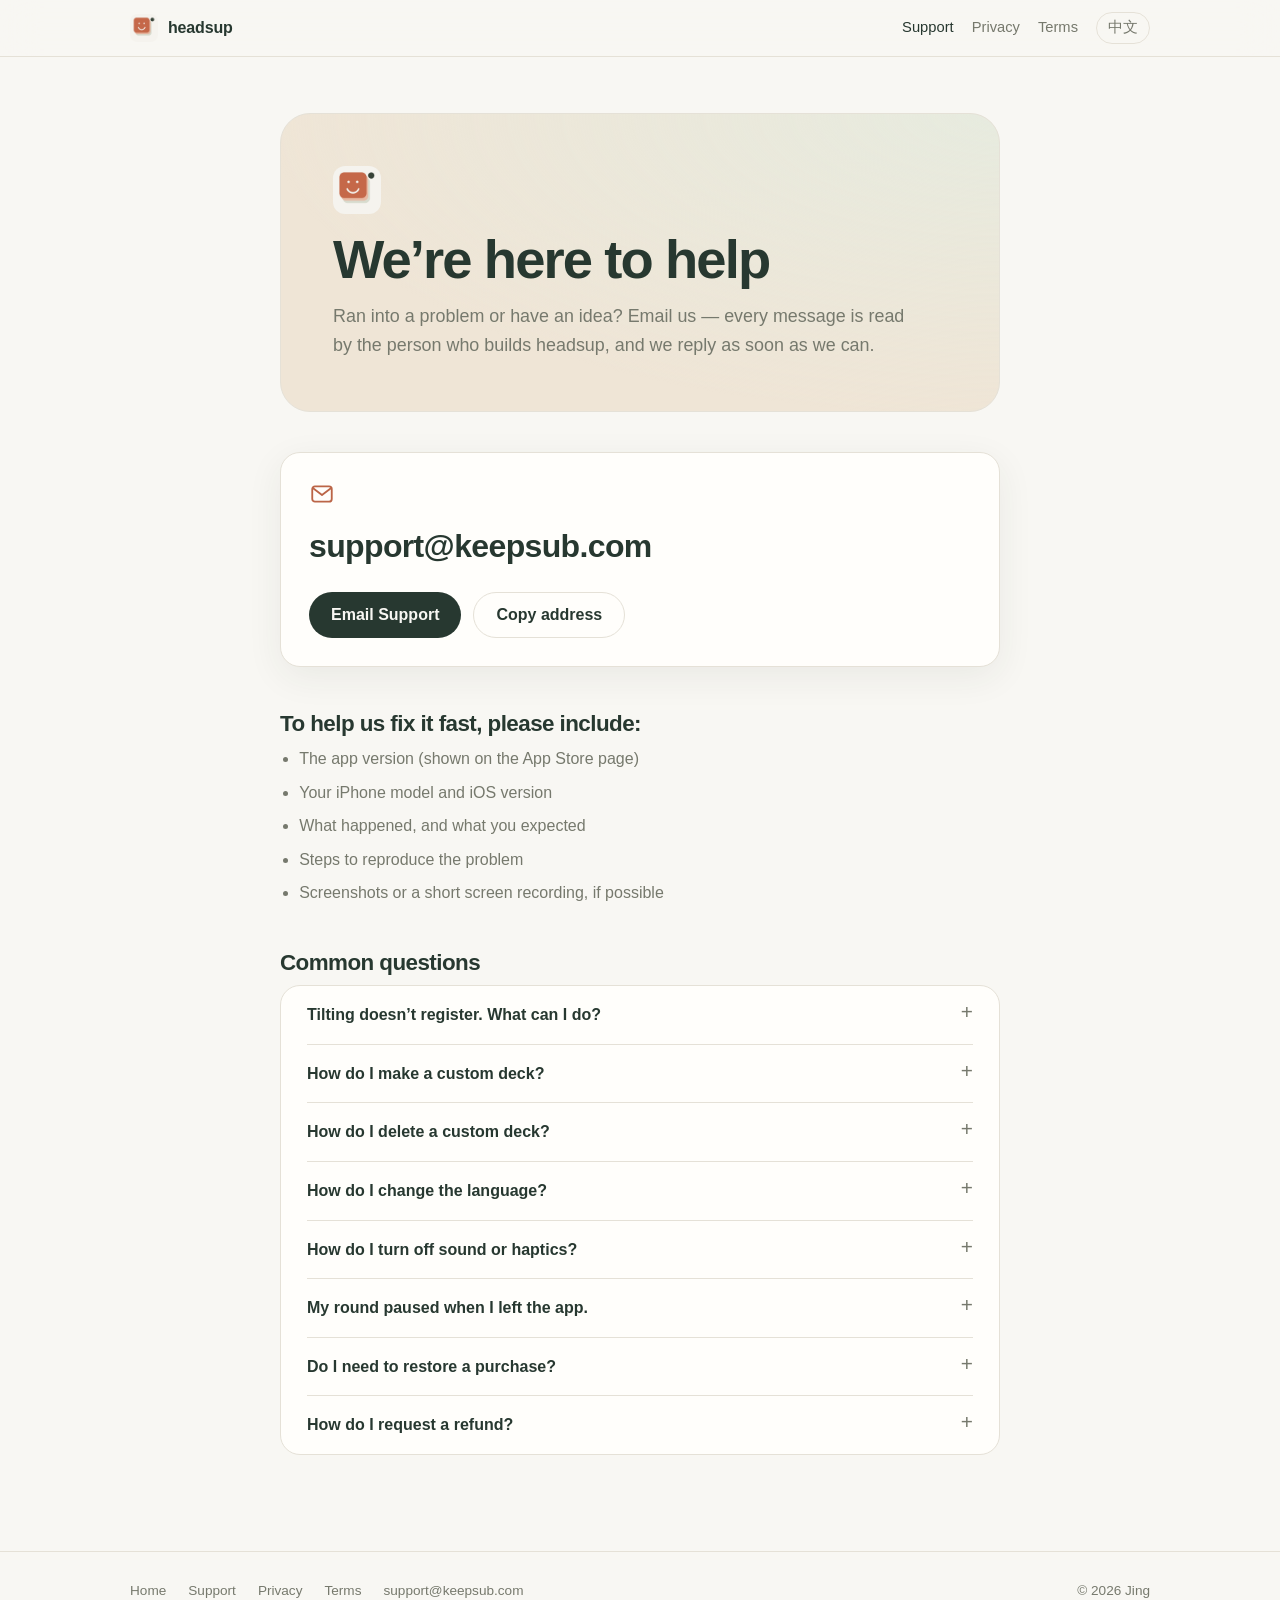
<file: support.html>
<!DOCTYPE html>
<html lang="en">
<head>
<meta charset="UTF-8">
<meta name="viewport" content="width=device-width, initial-scale=1">
<title>Support — headsup</title>
<meta name="description" content="headsup support: email support@keepsub.com">
<meta name="theme-color" content="#f8f7f3" media="(prefers-color-scheme: light)">
<meta name="theme-color" content="#18201c" media="(prefers-color-scheme: dark)">
<meta property="og:type" content="website">
<meta property="og:title" content="Support — headsup">
<meta property="og:description" content="headsup support: email support@keepsub.com">
<meta property="og:url" content="https://zergcsda.github.io/headsup-docs/support.html">
<meta property="og:image" content="https://zergcsda.github.io/headsup-docs/app-icon.png">
<link rel="alternate" hreflang="en" href="https://zergcsda.github.io/headsup-docs/support.html">
<link rel="alternate" hreflang="zh-Hans" href="https://zergcsda.github.io/headsup-docs/support_zh.html">
<link rel="icon" href="app-icon.png">
<link rel="apple-touch-icon" href="app-icon.png">
<link rel="stylesheet" href="style.css">
<link rel="stylesheet" href="documents.css?v=1">
</head>
<body class="product-document">
<nav class="top"><div class="wrap">
<a class="brand" href="index.html"><img src="app-icon.png" alt="">headsup</a>
<div class="links"><a href="support.html" class="on" aria-current="page">Support</a><a href="privacy.html">Privacy</a><a href="terms.html" class="hide-s">Terms</a><a class="lang" href="support_zh.html" lang="zh-Hans">中文</a></div>
</div></nav>
<main class="wrap narrow doc">
<div class="document-hero"><img src="app-icon.png" alt="" width="48" height="48"><h1>We’re here to help</h1><p class="date" style="font-size:1.12rem">Ran into a problem or have an idea? Email us — every message is read by the person who builds headsup, and we reply as soon as we can.</p></div>
<div class="mailcard"><svg class="ic" width="26" height="26" viewBox="0 0 24 24" fill="none" stroke="currentColor" stroke-width="1.7" stroke-linecap="round" stroke-linejoin="round" aria-hidden="true"><rect x="3" y="5" width="18" height="14" rx="2.5"/><path d="M3.5 6.5l8.5 6.5 8.5-6.5"/></svg><div class="addr"><a href="mailto:support@keepsub.com">support@keepsub.com</a></div>
<div class="actions"><a class="btn primary" href="mailto:support@keepsub.com?subject=headsup%20Support&amp;body=App%3A%20headsup%0AApp%20version%3A%0ADevice%3A%0AiOS%20version%3A%0A%0AWhat%20happened%3A%0A%0ASteps%20to%20reproduce%3A%0A1.%0A2.%0A3.%0A">Email Support</a><button class="btn ghost" id="copy" type="button">Copy address</button></div></div>
<h2>To help us fix it fast, please include:</h2><ul><li>The app version (shown on the App Store page)</li><li>Your iPhone model and iOS version</li><li>What happened, and what you expected</li><li>Steps to reproduce the problem</li><li>Screenshots or a short screen recording, if possible</li></ul>
<h2>Common questions</h2><div class="faq"><details><summary>Tilting doesn’t register. What can I do?</summary><p>Hold the phone sideways at your forehead and keep it steady for a moment when the round starts, so it can calibrate. Between cards, return the phone to the center before tilting again. If tilting still feels unreliable, tap <strong>Play with buttons</strong> and use the on-screen buttons to mark Correct or Skipped.</p></details><details><summary>How do I make a custom deck?</summary><p>Go to the <strong>My decks</strong> tab and tap <strong>Make a deck</strong>. Give it a name and enter one word per line. Your deck is saved on your iPhone.</p></details><details><summary>How do I delete a custom deck?</summary><p>In the <strong>My decks</strong> tab, tap the trash icon on the deck you want to remove.</p></details><details><summary>How do I change the language?</summary><p>headsup follows your device language. To choose a different one, open <strong>Settings &gt; Language</strong> and pick English, Simplified Chinese or Traditional Chinese.</p></details><details><summary>How do I turn off sound or haptics?</summary><p>Open <strong>Settings</strong> and switch off <strong>Sound effects</strong> or <strong>Haptic feedback</strong>.</p></details><details><summary>My round paused when I left the app.</summary><p>That’s on purpose, so you don’t lose time. When you come back, tap <strong>Continue round</strong> to keep playing or <strong>Finish round</strong> to see your recap.</p></details><details><summary>Do I need to restore a purchase?</summary><p>No. headsup is a paid download with no in-app purchases. On a new iPhone, download it again from the App Store with the same Apple Account at no extra cost.</p></details><details><summary>How do I request a refund?</summary><p>Refunds are handled by Apple. Visit <a href="https://reportaproblem.apple.com">reportaproblem.apple.com</a>.</p></details></div>
</main>
<script>
document.getElementById('copy').addEventListener('click',function(){var b=this;function d(){b.textContent='Copied';setTimeout(function(){b.textContent='Copy address'},1600)}
if(navigator.clipboard){navigator.clipboard.writeText('support@keepsub.com').then(d,function(){location.href='mailto:support@keepsub.com'})}else{location.href='mailto:support@keepsub.com'}});
</script>
<footer><div class="wrap"><a href="index.html">Home</a><a href="support.html">Support</a><a href="privacy.html">Privacy</a><a href="terms.html">Terms</a><a href="mailto:support@keepsub.com">support@keepsub.com</a><span class="sp">© 2026 Jing</span></div></footer>
</body>
</html>
</file>
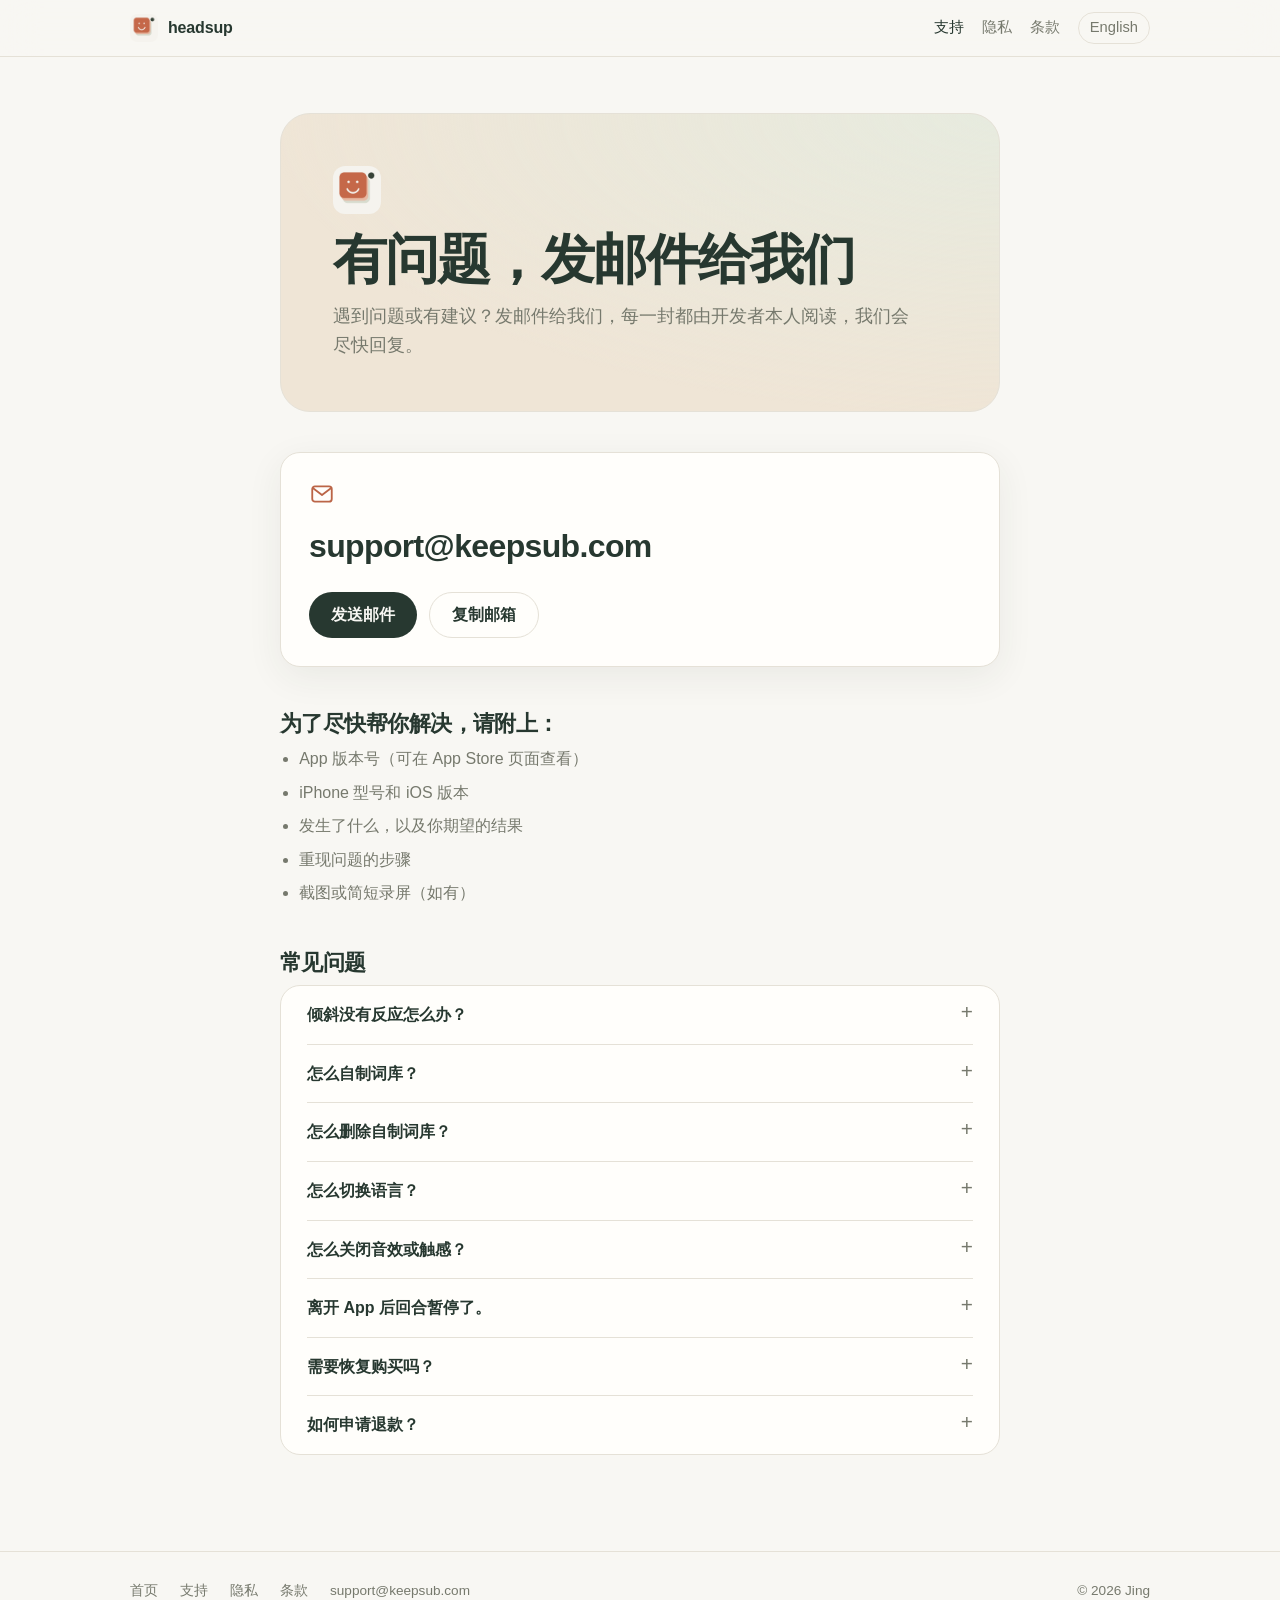
<file: support_zh.html>
<!DOCTYPE html>
<html lang="zh-Hans">
<head>
<meta charset="UTF-8">
<meta name="viewport" content="width=device-width, initial-scale=1">
<title>支持 — headsup</title>
<meta name="description" content="headsup技术支持：发邮件至 support@keepsub.com">
<meta name="theme-color" content="#f8f7f3" media="(prefers-color-scheme: light)">
<meta name="theme-color" content="#18201c" media="(prefers-color-scheme: dark)">
<meta property="og:type" content="website">
<meta property="og:title" content="支持 — headsup">
<meta property="og:description" content="headsup技术支持：发邮件至 support@keepsub.com">
<meta property="og:url" content="https://zergcsda.github.io/headsup-docs/support_zh.html">
<meta property="og:image" content="https://zergcsda.github.io/headsup-docs/app-icon.png">
<link rel="alternate" hreflang="en" href="https://zergcsda.github.io/headsup-docs/support.html">
<link rel="alternate" hreflang="zh-Hans" href="https://zergcsda.github.io/headsup-docs/support_zh.html">
<link rel="icon" href="app-icon.png">
<link rel="apple-touch-icon" href="app-icon.png">
<link rel="stylesheet" href="style.css">
<link rel="stylesheet" href="documents.css?v=1">
</head>
<body class="product-document">
<nav class="top"><div class="wrap">
<a class="brand" href="index_zh.html"><img src="app-icon.png" alt="">headsup</a>
<div class="links"><a href="support_zh.html" class="on" aria-current="page">支持</a><a href="privacy_zh.html">隐私</a><a href="terms_zh.html" class="hide-s">条款</a><a class="lang" href="support.html" lang="en">English</a></div>
</div></nav>
<main class="wrap narrow doc">
<div class="document-hero"><img src="app-icon.png" alt="" width="48" height="48"><h1>有问题，发邮件给我们</h1><p class="date" style="font-size:1.12rem">遇到问题或有建议？发邮件给我们，每一封都由开发者本人阅读，我们会尽快回复。</p></div>
<div class="mailcard"><svg class="ic" width="26" height="26" viewBox="0 0 24 24" fill="none" stroke="currentColor" stroke-width="1.7" stroke-linecap="round" stroke-linejoin="round" aria-hidden="true"><rect x="3" y="5" width="18" height="14" rx="2.5"/><path d="M3.5 6.5l8.5 6.5 8.5-6.5"/></svg><div class="addr"><a href="mailto:support@keepsub.com">support@keepsub.com</a></div>
<div class="actions"><a class="btn primary" href="mailto:support@keepsub.com?subject=headsup%20%E6%8A%80%E6%9C%AF%E6%94%AF%E6%8C%81&amp;body=App%EF%BC%9Aheadsup%0AApp%20%E7%89%88%E6%9C%AC%EF%BC%9A%0A%E8%AE%BE%E5%A4%87%E5%9E%8B%E5%8F%B7%EF%BC%9A%0AiOS%20%E7%89%88%E6%9C%AC%EF%BC%9A%0A%0A%E9%97%AE%E9%A2%98%E6%8F%8F%E8%BF%B0%EF%BC%9A%0A%0A%E9%87%8D%E7%8E%B0%E6%AD%A5%E9%AA%A4%EF%BC%9A%0A1.%0A2.%0A3.%0A">发送邮件</a><button class="btn ghost" id="copy" type="button">复制邮箱</button></div></div>
<h2>为了尽快帮你解决，请附上：</h2><ul><li>App 版本号（可在 App Store 页面查看）</li><li>iPhone 型号和 iOS 版本</li><li>发生了什么，以及你期望的结果</li><li>重现问题的步骤</li><li>截图或简短录屏（如有）</li></ul>
<h2>常见问题</h2><div class="faq"><details><summary>倾斜没有反应怎么办？</summary><p>回合开始时，把手机横过来举在额头前，保持稳定片刻，让它完成校准。每张卡之间，先把手机回到正中位置再倾斜。如果倾斜仍然不灵敏，可以点击<strong>使用按钮开始</strong>，改用屏幕上的猜对和跳过按钮。</p></details><details><summary>怎么自制词库？</summary><p>进入<strong>我的词库</strong>标签页，点击<strong>创建词库</strong>，起个名字，每行输入一个词。词库会保存在你的 iPhone 上。</p></details><details><summary>怎么删除自制词库？</summary><p>在<strong>我的词库</strong>标签页中，点击要删除的词库上的垃圾桶图标。</p></details><details><summary>怎么切换语言？</summary><p>headsup默认跟随系统语言。如需更换，打开<strong>设置 &gt; 语言</strong>，选择英文、简体中文或繁体中文。</p></details><details><summary>怎么关闭音效或触感？</summary><p>打开<strong>设置</strong>，关闭<strong>游戏音效</strong>或<strong>轻触反馈</strong>即可。</p></details><details><summary>离开 App 后回合暂停了。</summary><p>这是为了不浪费你的时间。回来后点击<strong>继续这一局</strong>接着玩，或点击<strong>结束本局</strong>查看本局回顾。</p></details><details><summary>需要恢复购买吗？</summary><p>不需要。headsup是付费下载的 App，没有 App 内购买。换新 iPhone 后，用同一个 Apple 账户从 App Store 重新下载即可，无需再次付费。</p></details><details><summary>如何申请退款？</summary><p>退款由 Apple 处理，请访问 <a href="https://reportaproblem.apple.com">reportaproblem.apple.com</a>。</p></details></div>
</main>
<script>
document.getElementById('copy').addEventListener('click',function(){var b=this;function d(){b.textContent='已复制';setTimeout(function(){b.textContent='复制邮箱'},1600)}
if(navigator.clipboard){navigator.clipboard.writeText('support@keepsub.com').then(d,function(){location.href='mailto:support@keepsub.com'})}else{location.href='mailto:support@keepsub.com'}});
</script>
<footer><div class="wrap"><a href="index_zh.html">首页</a><a href="support_zh.html">支持</a><a href="privacy_zh.html">隐私</a><a href="terms_zh.html">条款</a><a href="mailto:support@keepsub.com">support@keepsub.com</a><span class="sp">© 2026 Jing</span></div></footer>
</body>
</html>
</file>
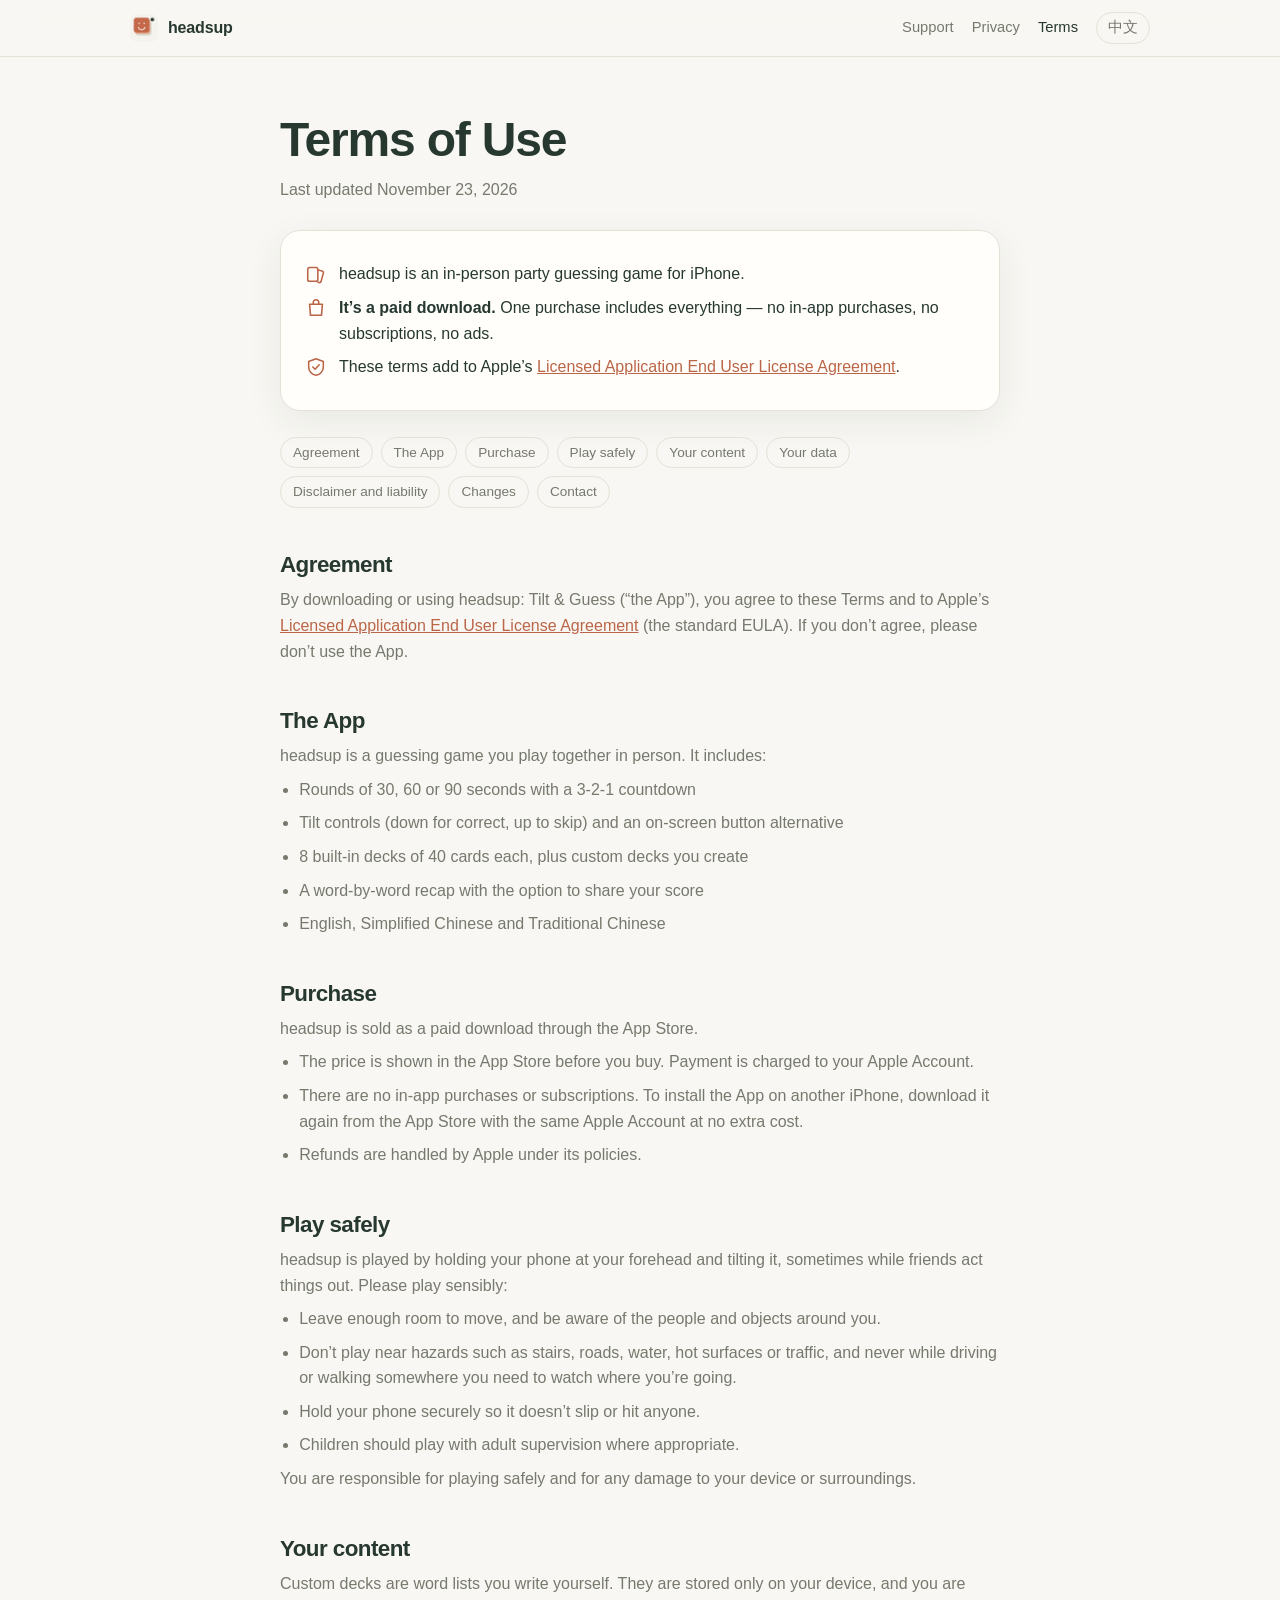
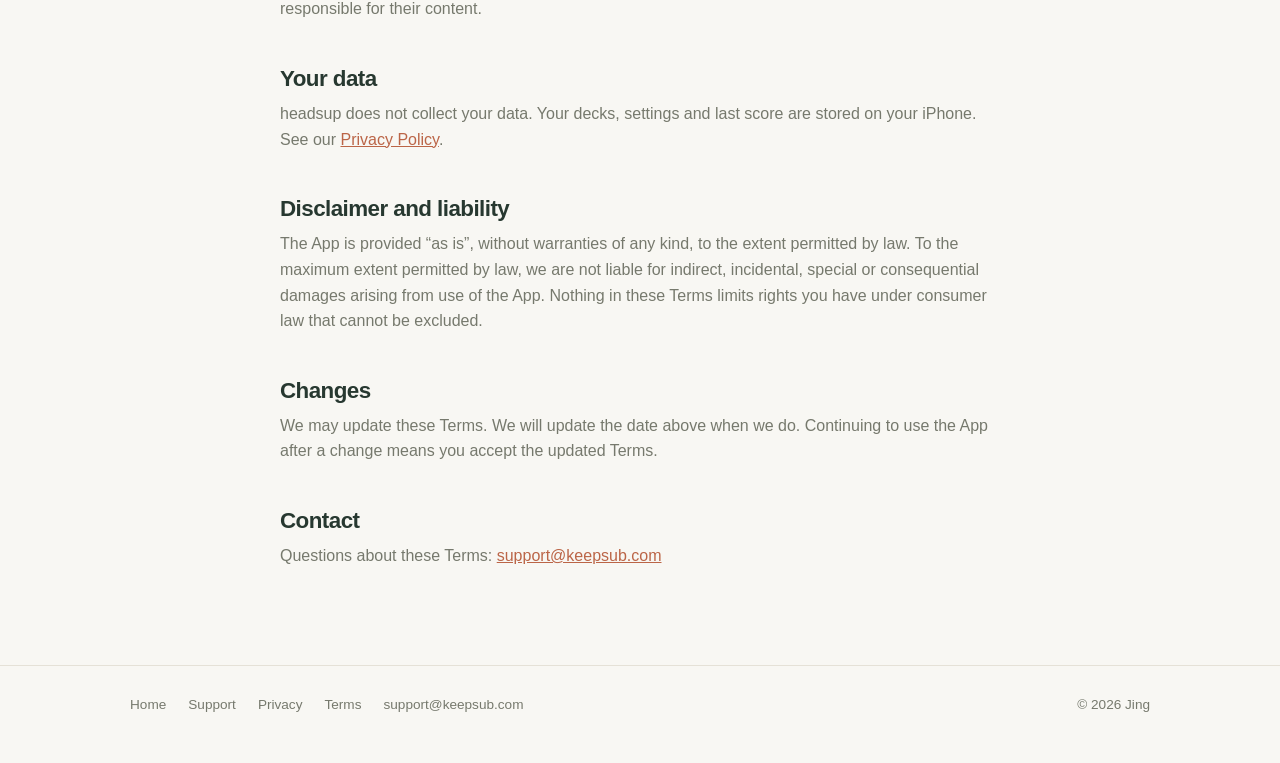
<file: terms.html>
<!DOCTYPE html>
<html lang="en">
<head>
<meta charset="UTF-8">
<meta name="viewport" content="width=device-width, initial-scale=1">
<title>Terms of Use — headsup</title>
<meta name="description" content="Terms of use for headsup: Tilt &amp; Guess.">
<meta name="theme-color" content="#f8f7f3" media="(prefers-color-scheme: light)">
<meta name="theme-color" content="#18201c" media="(prefers-color-scheme: dark)">
<meta property="og:type" content="website">
<meta property="og:title" content="Terms of Use — headsup">
<meta property="og:description" content="Terms of use for headsup: Tilt &amp; Guess.">
<meta property="og:url" content="https://zergcsda.github.io/headsup-docs/terms.html">
<meta property="og:image" content="https://zergcsda.github.io/headsup-docs/app-icon.png">
<link rel="alternate" hreflang="en" href="https://zergcsda.github.io/headsup-docs/terms.html">
<link rel="alternate" hreflang="zh-Hans" href="https://zergcsda.github.io/headsup-docs/terms_zh.html">
<link rel="icon" href="app-icon.png">
<link rel="apple-touch-icon" href="app-icon.png">
<link rel="stylesheet" href="style.css">
</head>
<body>
<nav class="top"><div class="wrap">
<a class="brand" href="index.html"><img src="app-icon.png" alt="">headsup</a>
<div class="links"><a href="support.html">Support</a><a href="privacy.html">Privacy</a><a href="terms.html" class="on hide-s">Terms</a><a class="lang" href="terms_zh.html" lang="zh-Hans">中文</a></div>
</div></nav>
<main class="wrap narrow doc">
<h1>Terms of Use</h1><p class="date">Last updated November 23, 2026</p>
<div class="summary"><div class="row"><svg class="ic" width="22" height="22" viewBox="0 0 24 24" fill="none" stroke="currentColor" stroke-width="1.7" stroke-linecap="round" stroke-linejoin="round" aria-hidden="true"><rect x="3" y="5" width="11" height="15" rx="2"/><path d="M14 7.5l4.6 1.3a2 2 0 0 1 1.4 2.4l-2.4 8.7a2 2 0 0 1-2.4 1.4l-1.2-.3"/></svg><div>headsup is an in-person party guessing game for iPhone.</div></div><div class="row"><svg class="ic" width="22" height="22" viewBox="0 0 24 24" fill="none" stroke="currentColor" stroke-width="1.7" stroke-linecap="round" stroke-linejoin="round" aria-hidden="true"><path d="M5 8h14l-1 12H6z"/><path d="M9 8V6a3 3 0 0 1 6 0v2"/></svg><div><strong>It’s a paid download.</strong> One purchase includes everything — no in-app purchases, no subscriptions, no ads.</div></div><div class="row"><svg class="ic" width="22" height="22" viewBox="0 0 24 24" fill="none" stroke="currentColor" stroke-width="1.7" stroke-linecap="round" stroke-linejoin="round" aria-hidden="true"><path d="M12 3l8 3v6c0 4.5-3.4 8.3-8 9-4.6-.7-8-4.5-8-9V6z"/><path d="M8.5 12l2.5 2.5 4.5-5"/></svg><div>These terms add to Apple’s <a href="https://www.apple.com/legal/internet-services/itunes/dev/stdeula/">Licensed Application End User License Agreement</a>.</div></div></div>
<div class="toc"><a href="#s1">Agreement</a><a href="#s2">The App</a><a href="#s3">Purchase</a><a href="#s4">Play safely</a><a href="#s5">Your content</a><a href="#s6">Your data</a><a href="#s7">Disclaimer and liability</a><a href="#s8">Changes</a><a href="#s9">Contact</a></div>
<h2 id="s1">Agreement</h2><p>By downloading or using headsup: Tilt &amp; Guess (“the App”), you agree to these Terms and to Apple’s <a href="https://www.apple.com/legal/internet-services/itunes/dev/stdeula/">Licensed Application End User License Agreement</a> (the standard EULA). If you don’t agree, please don’t use the App.</p><h2 id="s2">The App</h2><p>headsup is a guessing game you play together in person. It includes:</p><ul><li>Rounds of 30, 60 or 90 seconds with a 3-2-1 countdown</li><li>Tilt controls (down for correct, up to skip) and an on-screen button alternative</li><li>8 built-in decks of 40 cards each, plus custom decks you create</li><li>A word-by-word recap with the option to share your score</li><li>English, Simplified Chinese and Traditional Chinese</li></ul><h2 id="s3">Purchase</h2><p>headsup is sold as a paid download through the App Store.</p><ul><li>The price is shown in the App Store before you buy. Payment is charged to your Apple Account.</li><li>There are no in-app purchases or subscriptions. To install the App on another iPhone, download it again from the App Store with the same Apple Account at no extra cost.</li><li>Refunds are handled by Apple under its policies.</li></ul><h2 id="s4">Play safely</h2><p>headsup is played by holding your phone at your forehead and tilting it, sometimes while friends act things out. Please play sensibly:</p><ul><li>Leave enough room to move, and be aware of the people and objects around you.</li><li>Don’t play near hazards such as stairs, roads, water, hot surfaces or traffic, and never while driving or walking somewhere you need to watch where you’re going.</li><li>Hold your phone securely so it doesn’t slip or hit anyone.</li><li>Children should play with adult supervision where appropriate.</li></ul><p>You are responsible for playing safely and for any damage to your device or surroundings.</p><h2 id="s5">Your content</h2><p>Custom decks are word lists you write yourself. They are stored only on your device, and you are responsible for their content.</p><h2 id="s6">Your data</h2><p>headsup does not collect your data. Your decks, settings and last score are stored on your iPhone. See our <a href="privacy.html">Privacy Policy</a>.</p><h2 id="s7">Disclaimer and liability</h2><p>The App is provided “as is”, without warranties of any kind, to the extent permitted by law. To the maximum extent permitted by law, we are not liable for indirect, incidental, special or consequential damages arising from use of the App. Nothing in these Terms limits rights you have under consumer law that cannot be excluded.</p><h2 id="s8">Changes</h2><p>We may update these Terms. We will update the date above when we do. Continuing to use the App after a change means you accept the updated Terms.</p><h2 id="s9">Contact</h2><p>Questions about these Terms: <a href="mailto:support@keepsub.com">support@keepsub.com</a></p>
</main>
<footer><div class="wrap"><a href="index.html">Home</a><a href="support.html">Support</a><a href="privacy.html">Privacy</a><a href="terms.html">Terms</a><a href="mailto:support@keepsub.com">support@keepsub.com</a><span class="sp">© 2026 Jing</span></div></footer>
</body>
</html>
</file>
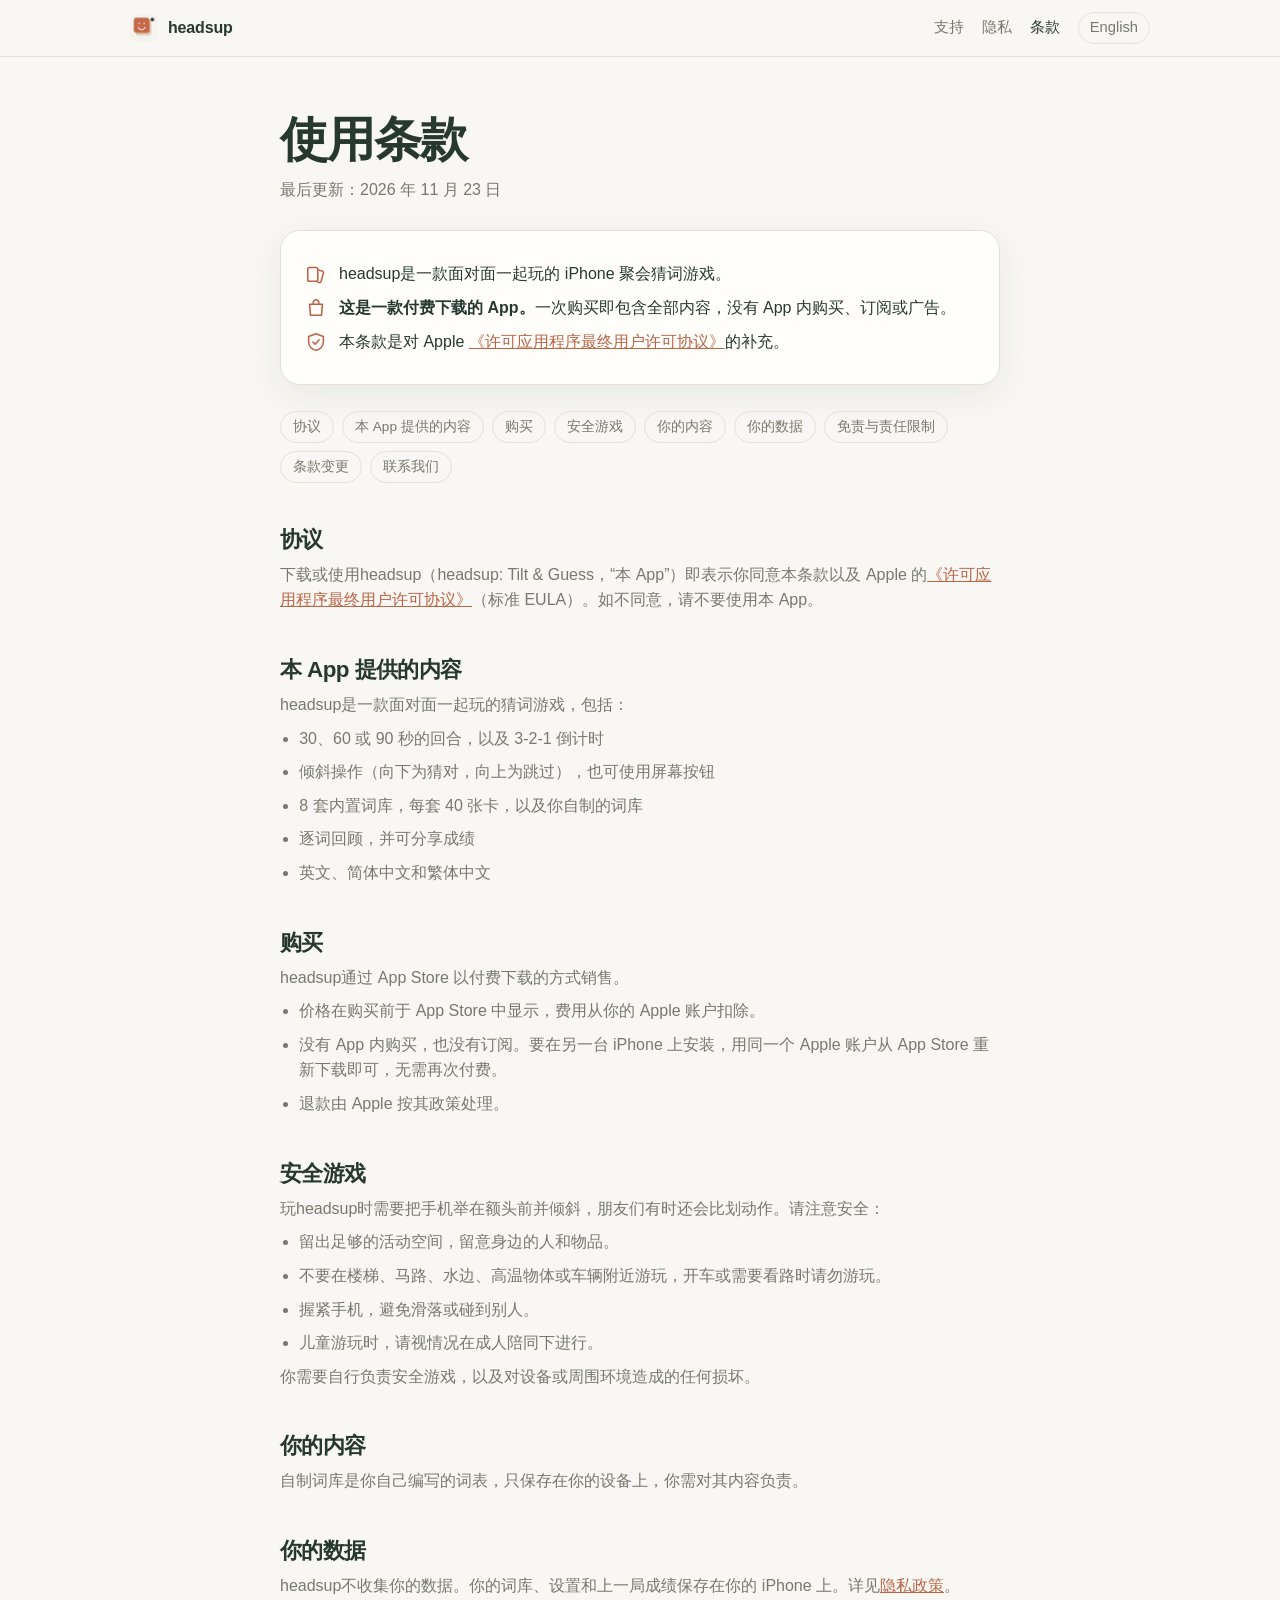
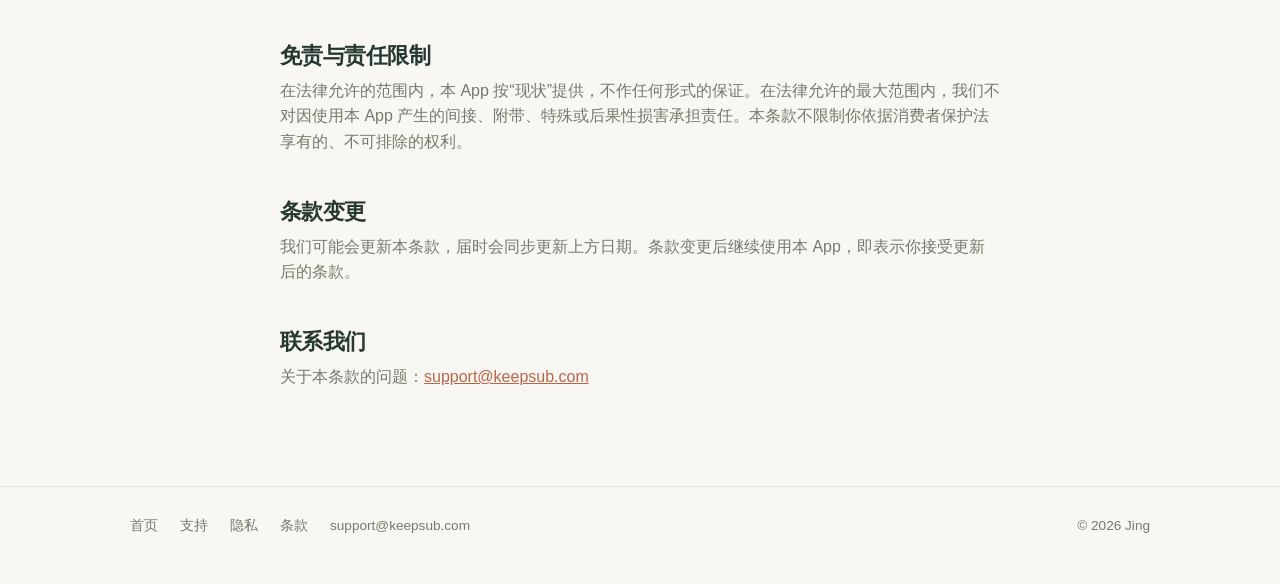
<file: terms_zh.html>
<!DOCTYPE html>
<html lang="zh-Hans">
<head>
<meta charset="UTF-8">
<meta name="viewport" content="width=device-width, initial-scale=1">
<title>使用条款 — headsup</title>
<meta name="description" content="headsup使用条款。">
<meta name="theme-color" content="#f8f7f3" media="(prefers-color-scheme: light)">
<meta name="theme-color" content="#18201c" media="(prefers-color-scheme: dark)">
<meta property="og:type" content="website">
<meta property="og:title" content="使用条款 — headsup">
<meta property="og:description" content="headsup使用条款。">
<meta property="og:url" content="https://zergcsda.github.io/headsup-docs/terms_zh.html">
<meta property="og:image" content="https://zergcsda.github.io/headsup-docs/app-icon.png">
<link rel="alternate" hreflang="en" href="https://zergcsda.github.io/headsup-docs/terms.html">
<link rel="alternate" hreflang="zh-Hans" href="https://zergcsda.github.io/headsup-docs/terms_zh.html">
<link rel="icon" href="app-icon.png">
<link rel="apple-touch-icon" href="app-icon.png">
<link rel="stylesheet" href="style.css">
</head>
<body>
<nav class="top"><div class="wrap">
<a class="brand" href="index_zh.html"><img src="app-icon.png" alt="">headsup</a>
<div class="links"><a href="support_zh.html">支持</a><a href="privacy_zh.html">隐私</a><a href="terms_zh.html" class="on hide-s">条款</a><a class="lang" href="terms.html" lang="en">English</a></div>
</div></nav>
<main class="wrap narrow doc">
<h1>使用条款</h1><p class="date">最后更新：2026 年 11 月 23 日</p>
<div class="summary"><div class="row"><svg class="ic" width="22" height="22" viewBox="0 0 24 24" fill="none" stroke="currentColor" stroke-width="1.7" stroke-linecap="round" stroke-linejoin="round" aria-hidden="true"><rect x="3" y="5" width="11" height="15" rx="2"/><path d="M14 7.5l4.6 1.3a2 2 0 0 1 1.4 2.4l-2.4 8.7a2 2 0 0 1-2.4 1.4l-1.2-.3"/></svg><div>headsup是一款面对面一起玩的 iPhone 聚会猜词游戏。</div></div><div class="row"><svg class="ic" width="22" height="22" viewBox="0 0 24 24" fill="none" stroke="currentColor" stroke-width="1.7" stroke-linecap="round" stroke-linejoin="round" aria-hidden="true"><path d="M5 8h14l-1 12H6z"/><path d="M9 8V6a3 3 0 0 1 6 0v2"/></svg><div><strong>这是一款付费下载的 App。</strong>一次购买即包含全部内容，没有 App 内购买、订阅或广告。</div></div><div class="row"><svg class="ic" width="22" height="22" viewBox="0 0 24 24" fill="none" stroke="currentColor" stroke-width="1.7" stroke-linecap="round" stroke-linejoin="round" aria-hidden="true"><path d="M12 3l8 3v6c0 4.5-3.4 8.3-8 9-4.6-.7-8-4.5-8-9V6z"/><path d="M8.5 12l2.5 2.5 4.5-5"/></svg><div>本条款是对 Apple <a href="https://www.apple.com/legal/internet-services/itunes/dev/stdeula/">《许可应用程序最终用户许可协议》</a>的补充。</div></div></div>
<div class="toc"><a href="#s1">协议</a><a href="#s2">本 App 提供的内容</a><a href="#s3">购买</a><a href="#s4">安全游戏</a><a href="#s5">你的内容</a><a href="#s6">你的数据</a><a href="#s7">免责与责任限制</a><a href="#s8">条款变更</a><a href="#s9">联系我们</a></div>
<h2 id="s1">协议</h2><p>下载或使用headsup（headsup: Tilt &amp; Guess，“本 App”）即表示你同意本条款以及 Apple 的<a href="https://www.apple.com/legal/internet-services/itunes/dev/stdeula/">《许可应用程序最终用户许可协议》</a>（标准 EULA）。如不同意，请不要使用本 App。</p><h2 id="s2">本 App 提供的内容</h2><p>headsup是一款面对面一起玩的猜词游戏，包括：</p><ul><li>30、60 或 90 秒的回合，以及 3-2-1 倒计时</li><li>倾斜操作（向下为猜对，向上为跳过），也可使用屏幕按钮</li><li>8 套内置词库，每套 40 张卡，以及你自制的词库</li><li>逐词回顾，并可分享成绩</li><li>英文、简体中文和繁体中文</li></ul><h2 id="s3">购买</h2><p>headsup通过 App Store 以付费下载的方式销售。</p><ul><li>价格在购买前于 App Store 中显示，费用从你的 Apple 账户扣除。</li><li>没有 App 内购买，也没有订阅。要在另一台 iPhone 上安装，用同一个 Apple 账户从 App Store 重新下载即可，无需再次付费。</li><li>退款由 Apple 按其政策处理。</li></ul><h2 id="s4">安全游戏</h2><p>玩headsup时需要把手机举在额头前并倾斜，朋友们有时还会比划动作。请注意安全：</p><ul><li>留出足够的活动空间，留意身边的人和物品。</li><li>不要在楼梯、马路、水边、高温物体或车辆附近游玩，开车或需要看路时请勿游玩。</li><li>握紧手机，避免滑落或碰到别人。</li><li>儿童游玩时，请视情况在成人陪同下进行。</li></ul><p>你需要自行负责安全游戏，以及对设备或周围环境造成的任何损坏。</p><h2 id="s5">你的内容</h2><p>自制词库是你自己编写的词表，只保存在你的设备上，你需对其内容负责。</p><h2 id="s6">你的数据</h2><p>headsup不收集你的数据。你的词库、设置和上一局成绩保存在你的 iPhone 上。详见<a href="privacy_zh.html">隐私政策</a>。</p><h2 id="s7">免责与责任限制</h2><p>在法律允许的范围内，本 App 按“现状”提供，不作任何形式的保证。在法律允许的最大范围内，我们不对因使用本 App 产生的间接、附带、特殊或后果性损害承担责任。本条款不限制你依据消费者保护法享有的、不可排除的权利。</p><h2 id="s8">条款变更</h2><p>我们可能会更新本条款，届时会同步更新上方日期。条款变更后继续使用本 App，即表示你接受更新后的条款。</p><h2 id="s9">联系我们</h2><p>关于本条款的问题：<a href="mailto:support@keepsub.com">support@keepsub.com</a></p>
</main>
<footer><div class="wrap"><a href="index_zh.html">首页</a><a href="support_zh.html">支持</a><a href="privacy_zh.html">隐私</a><a href="terms_zh.html">条款</a><a href="mailto:support@keepsub.com">support@keepsub.com</a><span class="sp">© 2026 Jing</span></div></footer>
</body>
</html>
</file>
<file: style.css>
:root{--bg:#f8f7f3;--bg2:#f1efe8;--card:#fffefb;--text:#273830;--muted:#76796d;--line:#e5e1d7;
--accent:#bb6547;--sage:#e7ebdf;--sand:#efe5d6;--nav:rgba(248,247,243,.8);--shadow:0 10px 36px rgba(39,56,48,.07);color-scheme:light dark}
@media (prefers-color-scheme:dark){:root{--bg:#18201c;--bg2:#1e2722;--card:#212b26;--text:#eeece4;--muted:#a3a698;
--line:#323d37;--accent:#de8a6b;--sage:#26312b;--sand:#2c2a24;--nav:rgba(24,32,28,.78);--shadow:0 10px 36px rgba(0,0,0,.35)}}
*{box-sizing:border-box;margin:0;padding:0}
html{scroll-behavior:smooth;-webkit-text-size-adjust:100%}
body{font-family:-apple-system,BlinkMacSystemFont,"SF Pro Text","SF Pro Display","PingFang SC","PingFang TC","Hiragino Sans GB","Segoe UI",Roboto,sans-serif;
background:var(--bg);color:var(--text);line-height:1.6;-webkit-font-smoothing:antialiased}
a{color:var(--accent)}
img{max-width:100%}
.wrap{max-width:1060px;margin:0 auto;padding:0 20px}
.narrow{max-width:760px}
nav.top{position:sticky;top:0;z-index:10;background:var(--nav);backdrop-filter:saturate(160%) blur(18px);
-webkit-backdrop-filter:saturate(160%) blur(18px);border-bottom:1px solid var(--line)}
nav.top .wrap{display:flex;align-items:center;gap:20px;height:56px}
.brand{display:flex;align-items:center;gap:10px;font-weight:650;color:var(--text);text-decoration:none;letter-spacing:-.01em;white-space:nowrap}
.brand img{width:28px;height:28px;border-radius:7px}
.links{margin-left:auto;display:flex;gap:18px;align-items:center;font-size:.92rem}
.links a{color:var(--muted);text-decoration:none}
.links a:hover,.links a.on{color:var(--text)}
.lang{border:1px solid var(--line);border-radius:999px;padding:3px 11px}
@media (max-width:640px){.links .hide-s{display:none}.links{gap:12px}}
h1,h2,h3{letter-spacing:-.025em;line-height:1.12}
.accent{color:var(--accent)}
.btn{display:inline-flex;align-items:center;gap:8px;min-height:46px;padding:0 22px;border-radius:999px;
text-decoration:none;border:0;cursor:pointer;font:inherit;font-weight:600}
.btn.primary{background:var(--text);color:var(--bg)}
.btn.ghost{background:transparent;color:var(--text);border:1px solid var(--line)}
.actions{display:flex;flex-wrap:wrap;gap:12px}
footer{border-top:1px solid var(--line);margin-top:96px;padding:28px 0 48px;color:var(--muted);font-size:.85rem}
footer .wrap{display:flex;flex-wrap:wrap;gap:10px 22px;align-items:center}
footer a{color:var(--muted);text-decoration:none}footer a:hover{color:var(--text)}
footer .sp{margin-left:auto}
/* hero */
.hero{position:relative;overflow:hidden;border-bottom:1px solid var(--line)}
.hero:before{content:"";position:absolute;inset:-20%;pointer-events:none;background:
radial-gradient(38% 42% at 78% 40%,var(--sage),transparent 70%),
radial-gradient(30% 34% at 18% 85%,var(--sand),transparent 70%)}
.hero .wrap{position:relative;display:grid;grid-template-columns:1.1fr 1fr;gap:32px;align-items:center;padding-top:64px;padding-bottom:72px}
.hero .icon{width:88px;height:88px;border-radius:20px;box-shadow:var(--shadow);margin-bottom:22px;display:block}
.hero .kicker{color:var(--accent);font-weight:600;font-size:.82rem;letter-spacing:.14em;text-transform:uppercase;margin-bottom:12px}
.hero h1{font-size:clamp(2.5rem,6.2vw,4.4rem);font-weight:800}
.hero p.lead{font-size:clamp(1.05rem,2vw,1.25rem);color:var(--muted);margin:20px 0 28px;max-width:30em}
.hero .avail{color:var(--muted);font-size:.9rem;margin-top:16px}
.shots{display:flex;justify-content:center;gap:14px}
.shots img{width:46%;max-width:240px;height:auto;border-radius:22px;border:1px solid var(--line);box-shadow:var(--shadow);background:var(--card)}
.shots img:nth-child(2){margin-top:44px}
@media (max-width:820px){.hero .wrap{grid-template-columns:1fr;padding-top:40px}}
/* sections */
section.block{padding:88px 0 0}
.eyebrow{color:var(--accent);font-weight:600;font-size:.95rem;margin-bottom:10px}
section.block h2{font-size:clamp(1.9rem,4.4vw,2.8rem);font-weight:750;max-width:18em}
section.block p.sub{color:var(--muted);font-size:1.1rem;margin-top:14px;max-width:38em}
.steps{display:grid;grid-template-columns:repeat(3,1fr);gap:16px;margin-top:36px}
.step{background:var(--card);border:1px solid var(--line);border-radius:22px;padding:26px;box-shadow:var(--shadow)}
.step b{display:block;font-size:2.2rem;font-weight:800;letter-spacing:-.04em;color:var(--accent)}
.step h3{font-size:1.15rem;margin:6px 0}.step p{color:var(--muted)}
.grid{display:grid;grid-template-columns:repeat(3,1fr);gap:16px;margin-top:36px}
.feat{background:var(--card);border:1px solid var(--line);border-radius:22px;padding:24px}
.feat .ic{color:var(--accent);margin-bottom:12px;width:28px;height:28px}
.feat h3{font-size:1.06rem;margin-bottom:6px}.feat p{color:var(--muted);font-size:.97rem}
.decks{display:flex;flex-wrap:wrap;gap:10px;margin-top:28px;list-style:none}
.decks li{background:var(--sage);color:var(--text);border-radius:999px;padding:7px 16px;font-weight:550;font-size:.95rem}
.gallery{display:grid;grid-template-columns:repeat(3,1fr);gap:16px;margin-top:36px}
.gallery img{width:100%;height:auto;border-radius:22px;border:1px solid var(--line);box-shadow:var(--shadow)}
@media (max-width:820px){.steps,.grid{grid-template-columns:1fr}.gallery{grid-template-columns:1fr 1fr}}
.cta{margin-top:40px;border-radius:28px;padding:40px;background:var(--sage);border:1px solid var(--line)}
.cta h3{font-size:clamp(1.5rem,3.2vw,2.1rem)}.cta p{color:var(--muted);margin:8px 0 22px}
@media (max-width:640px){.cta{padding:28px}}
/* documents */
.doc{padding-top:56px}
.doc h1{font-size:clamp(2.1rem,5vw,3rem);font-weight:780}
.doc .date{color:var(--muted);margin-top:10px}
.summary{margin:28px 0 8px;background:var(--card);border:1px solid var(--line);border-radius:20px;padding:22px 24px;box-shadow:var(--shadow)}
.summary .row{display:flex;gap:12px;align-items:flex-start;margin:8px 0}
.summary .ic{color:var(--accent);flex-shrink:0;margin-top:2px}
.toc{margin:26px 0 0;display:flex;flex-wrap:wrap;gap:8px}
.toc a{font-size:.85rem;text-decoration:none;color:var(--muted);border:1px solid var(--line);border-radius:999px;padding:4px 12px}
.doc h2{font-size:1.4rem;margin:44px 0 10px;scroll-margin-top:72px}
.doc h3{font-size:1.05rem;margin:22px 0 6px}
.doc p,.doc li{color:var(--muted);margin:8px 0}
.doc ul{padding-left:1.2em}
.doc strong{color:var(--text)}
/* support */
.mailcard{margin-top:28px;background:var(--card);border:1px solid var(--line);border-radius:24px;padding:28px;box-shadow:var(--shadow)}
.mailcard .ic{color:var(--accent)}
.mailcard .addr{font-size:clamp(1.4rem,4.4vw,2rem);font-weight:750;letter-spacing:-.02em;word-break:break-all;margin:6px 0 20px}
.mailcard .addr a{color:var(--text);text-decoration:none}
.faq details{border-top:1px solid var(--line);padding:16px 0}
.faq summary{cursor:pointer;font-weight:600;list-style:none;display:flex;justify-content:space-between;gap:16px}
.faq summary::-webkit-details-marker{display:none}
.faq summary:after{content:"+";color:var(--muted);font-weight:400;font-size:1.3rem;line-height:1}
.faq details[open] summary:after{content:"−"}
.faq details p{margin-top:8px}
</file>
<file: documents.css>
/* Support and privacy share the homepage's palette and card styling. */
.product-document {
  --document-border: var(--line);
  --document-surface: var(--card);
}
.document-hero {
  margin: 0 0 clamp(24px, 4vw, 40px);
  padding: clamp(22px, 6vw, 52px);
  border: 1px solid var(--document-border);
  border-radius: clamp(20px, 4vw, 30px);
  background: radial-gradient(ellipse at top right, var(--sage), transparent 72%), var(--sand);
}
.document-hero img {
  display: block;
  width: 48px;
  height: 48px;
  border-radius: 12px;
  margin: 0 0 16px;
}
.product-document .document-hero h1 {
  font-size: clamp(1.8rem, 5vw, 3.4rem);
  line-height: 1.1;
  letter-spacing: -.035em;
  margin: 0;
}
.product-document .document-hero p {
  max-width: 58ch;
  margin: 12px 0 0;
}
.product-document :is(.summary, .mailcard, .card, .label, .faq) {
  background: var(--document-surface);
  border: 1px solid var(--document-border);
  border-radius: 20px;
}
.product-document .faq { padding: 0 clamp(16px, 4vw, 26px); }
.product-document .faq details:first-child { border-top: 0; }
.product-document :is(h2, section[id]) { scroll-margin-top: 76px; }
.product-document a { overflow-wrap: anywhere; }
.product-document :focus-visible { outline: 2px solid var(--accent); outline-offset: 4px; }
</file>
